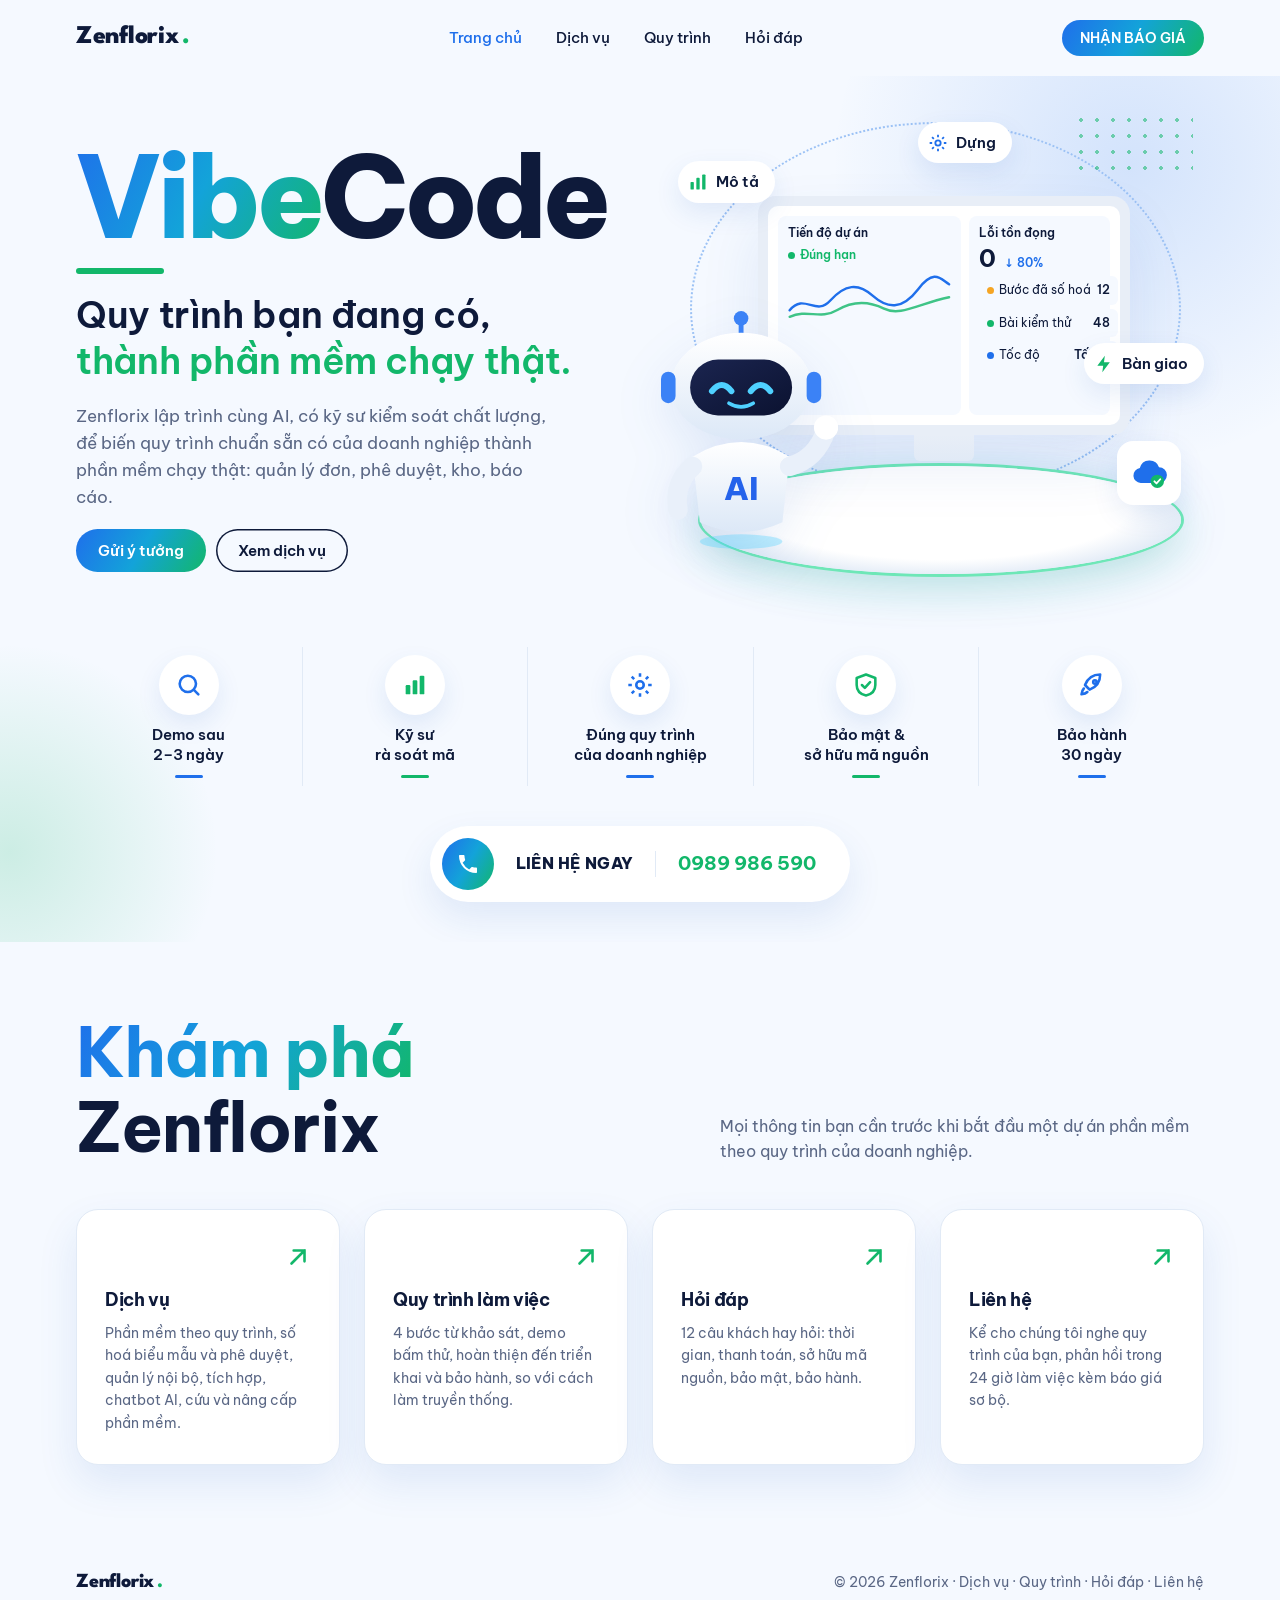
<file: index.html>
<!doctype html>
<html lang="vi">
<head>
<meta charset="utf-8">
<meta name="viewport" content="width=device-width, initial-scale=1, viewport-fit=cover">
<title>Zenflorix Vibe Code | Phần mềm theo quy trình doanh nghiệp</title>
<meta name="claude:viewport-fit-sides" content="cover">
<meta name="description" content="Zenflorix số hoá quy trình sẵn có của doanh nghiệp thành phần mềm chạy thật: quản lý nội bộ, phê duyệt, tích hợp, chatbot AI. Lập trình cùng AI, kỹ sư kiểm soát chất lượng.">
<meta name="robots" content="index, follow, max-image-preview:large">
<meta name="theme-color" content="#1F6FEB">
<link rel="canonical" href="https://io.zenflorix.com/">
<link rel="icon" href="data:image/svg+xml,%3Csvg xmlns='http://www.w3.org/2000/svg' viewBox='0 0 64 64'%3E%3Cdefs%3E%3ClinearGradient id='g' x1='0' y1='0' x2='1' y2='1'%3E%3Cstop offset='0' stop-color='%231F6FEB'/%3E%3Cstop offset='1' stop-color='%2312B76A'/%3E%3C/linearGradient%3E%3C/defs%3E%3Crect width='64' height='64' rx='14' fill='url(%23g)'/%3E%3Ctext x='32' y='46' font-family='Arial' font-weight='800' font-size='40' text-anchor='middle' fill='white'%3EZ%3C/text%3E%3C/svg%3E">
<meta property="og:type" content="website">
<meta property="og:locale" content="vi_VN">
<meta property="og:site_name" content="Zenflorix">
<meta property="og:title" content="Zenflorix Vibe Code | Phần mềm theo quy trình doanh nghiệp">
<meta property="og:description" content="Zenflorix số hoá quy trình sẵn có của doanh nghiệp thành phần mềm chạy thật: quản lý nội bộ, phê duyệt, tích hợp, chatbot AI. Lập trình cùng AI, kỹ sư kiểm soát chất lượng.">
<meta property="og:url" content="https://io.zenflorix.com/">
<meta property="og:image" content="https://io.zenflorix.com/zenflorix-logo.png">
<meta name="twitter:card" content="summary">
<meta name="twitter:title" content="Zenflorix Vibe Code | Phần mềm theo quy trình doanh nghiệp">
<meta name="twitter:description" content="Zenflorix số hoá quy trình sẵn có của doanh nghiệp thành phần mềm chạy thật: quản lý nội bộ, phê duyệt, tích hợp, chatbot AI. Lập trình cùng AI, kỹ sư kiểm soát chất lượng.">
<meta name="twitter:image" content="https://io.zenflorix.com/zenflorix-logo.png">
<script type="application/ld+json">{"@context": "https://schema.org", "@type": "Organization", "name": "Zenflorix", "legalName": "Công ty TNHH Zenflorix", "url": "https://io.zenflorix.com/", "logo": "https://io.zenflorix.com/zenflorix-logo.png", "email": "zenflorix@gmail.com", "telephone": "+84989986590", "address": {"@type": "PostalAddress", "addressLocality": "Hà Nội", "addressCountry": "VN"}, "contactPoint": {"@type": "ContactPoint", "contactType": "sales", "telephone": "+84989986590", "email": "zenflorix@gmail.com", "areaServed": "VN", "availableLanguage": "Vietnamese"}}</script>
<script type="application/ld+json">{"@context": "https://schema.org", "@type": "ProfessionalService", "name": "Zenflorix Vibe Code", "url": "https://io.zenflorix.com/", "image": "https://io.zenflorix.com/zenflorix-logo.png", "telephone": "+84989986590", "email": "zenflorix@gmail.com", "areaServed": "VN"}</script>
<script type="application/ld+json">{"@context": "https://schema.org", "@type": "WebSite", "name": "Zenflorix Vibe Code", "url": "https://io.zenflorix.com/", "inLanguage": "vi"}</script>
<link rel="preconnect" href="https://fonts.googleapis.com">
<link rel="preconnect" href="https://fonts.gstatic.com" crossorigin>
<link rel="stylesheet" href="https://fonts.googleapis.com/css2?family=Be+Vietnam+Pro:wght@400;500;600;700;800&family=League+Spartan:wght@800&display=swap">
<link rel="stylesheet" href="/style.css">
</head>
<body>
<header class="top">
  <div class="wrap">
    <a class="logo" href="/" aria-label="Zenflorix, về trang chủ">Zenflorix<span class="dot">.</span></a>
    <nav class="links" aria-label="Điều hướng chính">
      <a href="/" class="active" aria-current="page">Trang chủ</a>
      <a href="/dich-vu/">Dịch vụ</a>
      <a href="/quy-trinh/">Quy trình</a>
      <a href="/hoi-dap/">Hỏi đáp</a>
    </nav>
    <a class="btn btn-brand btn-sm" href="/lien-he/">NHẬN BÁO GIÁ</a>
  </div>
</header>
<main id="top">
  <section class="hero">
    <div class="wrap">
      <div class="hero-grid">
        <div class="hero-copy">
          <div class="mega"><span class="g">Vibe</span>Code</div>
          <span class="bar" aria-hidden="true"></span>
          <h1 class="sub"><span class="sr-only">Zenflorix Vibe Code: </span>Quy trình bạn đang có,<br><em>thành phần mềm chạy thật.</em></h1>
          <p>Zenflorix lập trình cùng AI, có kỹ sư kiểm soát chất lượng, để biến quy trình chuẩn sẵn có của doanh nghiệp thành phần mềm chạy thật: quản lý đơn, phê duyệt, kho, báo cáo.</p>
          <div class="cta"><a class="btn btn-brand" href="/lien-he/">Gửi ý tưởng</a><a class="btn btn-line" href="/dich-vu/">Xem dịch vụ</a></div>
        </div>

        <div class="stage" aria-label="Minh hoạ: bảng theo dõi dự án và trợ lý AI">
          <span class="orbit" aria-hidden="true"></span>
          <span class="dots" aria-hidden="true"></span>
          <span class="platform" aria-hidden="true"></span>
          <div class="monitor">
            <div class="screen">
              <div class="panel">
                <b>Tiến độ dự án</b>
                <span class="ok-dot">Đúng hạn</span>
                <svg viewBox="0 0 200 70" fill="none" aria-hidden="true"><path d="M2 52 C 20 30, 34 60, 52 40 S 86 18, 104 34 S 140 52, 160 26 S 188 14, 198 20" stroke="var(--blue)" stroke-width="3" stroke-linecap="round"/><path d="M2 60 C 24 50, 40 64, 60 52 S 98 40, 118 50 S 160 44, 198 36" stroke="var(--green)" stroke-width="3" stroke-linecap="round" opacity=".8"/></svg>
              </div>
              <div class="panel">
                <b>Lỗi tồn đọng</b>
                <div class="big-num"><strong>0</strong><span>↓ 80%</span></div>
                <div class="rows">
                  <div><span><i style="background:var(--warn)"></i>Bước đã số hoá</span><b>12</b></div>
                  <div><span><i style="background:var(--green)"></i>Bài kiểm thử</span><b>48</b></div>
                  <div><span><i style="background:var(--blue)"></i>Tốc độ</span><b>Tối ưu</b></div>
                </div>
              </div>
            </div>
          </div>
          <span class="pill p1"><svg viewBox="0 0 24 24" fill="currentColor"><rect x="3" y="12" width="4" height="9" rx="1"/><rect x="10" y="7" width="4" height="14" rx="1"/><rect x="17" y="3" width="4" height="18" rx="1"/></svg>Mô tả</span>
          <span class="pill p2"><svg viewBox="0 0 24 24" fill="none" stroke="currentColor" stroke-width="2.2"><circle cx="12" cy="12" r="3.2"/><path d="M12 2v3M12 19v3M2 12h3M19 12h3M4.9 4.9l2.1 2.1M17 17l2.1 2.1M4.9 19.1 7 17M17 7l2.1-2.1"/></svg>Dựng</span>
          <span class="pill p3"><svg viewBox="0 0 24 24" fill="currentColor"><path d="M13 2 4 14h7l-1 8 9-12h-7z"/></svg>Bàn giao</span>
          <span class="cloud" aria-hidden="true"><svg viewBox="0 0 48 48"><path d="M14 36a9 9 0 0 1-1-17.9A12 12 0 0 1 36 17a8 8 0 0 1 0 19z" fill="var(--blue)"/><circle cx="34" cy="34" r="8" fill="var(--green)"/><path d="m30.5 34 2.5 2.5 4.5-5" stroke="#fff" stroke-width="2.2" fill="none" stroke-linecap="round" stroke-linejoin="round"/></svg></span>
          <svg class="robot" viewBox="0 0 160 200" aria-hidden="true">
            <defs>
              <linearGradient id="rb" x1="0" y1="0" x2="0" y2="1"><stop offset="0" stop-color="#FFFFFF"/><stop offset="1" stop-color="#DCE8F7"/></linearGradient>
              <linearGradient id="rv" x1="0" y1="0" x2="1" y2="1"><stop offset="0" stop-color="#1B2550"/><stop offset="1" stop-color="#0B1230"/></linearGradient>
            </defs>
            <line x1="80" y1="22" x2="80" y2="6" stroke="#3B82F6" stroke-width="4" stroke-linecap="round"/>
            <circle cx="80" cy="6" r="6" fill="#3B82F6"/>
            <ellipse cx="80" cy="62" rx="58" ry="44" fill="url(#rb)"/>
            <rect x="14" y="50" width="12" height="26" rx="6" fill="#3B82F6"/>
            <rect x="134" y="50" width="12" height="26" rx="6" fill="#3B82F6"/>
            <rect x="38" y="40" width="84" height="46" rx="23" fill="url(#rv)"/>
            <path d="M56 66 q8 -10 16 0" stroke="#4FD1FF" stroke-width="5" fill="none" stroke-linecap="round"/>
            <path d="M88 66 q8 -10 16 0" stroke="#4FD1FF" stroke-width="5" fill="none" stroke-linecap="round"/>
            <path d="M70 76 q10 6 20 0" stroke="#4FD1FF" stroke-width="3" fill="none" stroke-linecap="round"/>
            <path d="M40 120 q40 -24 80 0 l-6 54 q-34 16 -68 0z" fill="url(#rb)"/>
            <text x="80" y="156" text-anchor="middle" font-family="Be Vietnam Pro, sans-serif" font-weight="800" font-size="26" fill="#2563EB">AI</text>
            <path d="M120 128 q22 -6 30 -30" stroke="#E9F0FA" stroke-width="16" fill="none" stroke-linecap="round"/>
            <circle cx="150" cy="96" r="10" fill="#FFFFFF"/>
            <path d="M40 128 q-16 14 -12 36" stroke="#E9F0FA" stroke-width="16" fill="none" stroke-linecap="round"/>
            <ellipse cx="80" cy="190" rx="34" ry="6" fill="#4FD1FF" opacity=".35"/>
          </svg>
        </div>
      </div>

      <div class="features">
        <div class="feat"><span class="ic"><svg viewBox="0 0 24 24" fill="none" stroke="currentColor" stroke-width="2.2" stroke-linecap="round"><circle cx="11" cy="11" r="7"/><path d="m20 20-4-4"/></svg></span><b>Demo sau<br>2–3 ngày</b></div>
        <div class="feat"><span class="ic"><svg viewBox="0 0 24 24" fill="currentColor"><rect x="4" y="12" width="4" height="8" rx="1"/><rect x="10" y="8" width="4" height="12" rx="1"/><rect x="16" y="4" width="4" height="16" rx="1"/></svg></span><b>Kỹ sư<br>rà soát mã</b></div>
        <div class="feat"><span class="ic"><svg viewBox="0 0 24 24" fill="none" stroke="currentColor" stroke-width="2.2"><circle cx="12" cy="12" r="3.2"/><path d="M12 2v3M12 19v3M2 12h3M19 12h3M4.9 4.9l2.1 2.1M17 17l2.1 2.1M4.9 19.1 7 17M17 7l2.1-2.1"/></svg></span><b>Đúng quy trình<br>của doanh nghiệp</b></div>
        <div class="feat"><span class="ic"><svg viewBox="0 0 24 24" fill="none" stroke="currentColor" stroke-width="2.2" stroke-linejoin="round" stroke-linecap="round"><path d="M12 3 4 6v6c0 5 3.5 8 8 9 4.5-1 8-4 8-9V6z"/><path d="m8.5 12 2.5 2.5 4.5-5"/></svg></span><b>Bảo mật &<br>sở hữu mã nguồn</b></div>
        <div class="feat"><span class="ic"><svg viewBox="0 0 24 24" fill="none" stroke="currentColor" stroke-width="2.2" stroke-linejoin="round" stroke-linecap="round"><path d="M5 15c-1.5 1.5-2 5-2 5s3.5-.5 5-2"/><path d="M9 15 6 12c2-5 6-9 13-9 0 7-4 11-9 13z"/><circle cx="14.5" cy="9.5" r="1.5"/></svg></span><b>Bảo hành<br>30 ngày</b></div>
      </div>

      <a class="call" href="/lien-he/"><span class="phone-ic"><svg viewBox="0 0 24 24" fill="currentColor"><path d="M6.6 10.8a15.2 15.2 0 0 0 6.6 6.6l2.2-2.2c.3-.3.7-.4 1-.2 1.1.4 2.3.6 3.6.6.6 0 1 .4 1 1V20c0 .6-.4 1-1 1A17 17 0 0 1 3 4c0-.6.4-1 1-1h3.5c.6 0 1 .4 1 1 0 1.3.2 2.5.6 3.6.1.3 0 .7-.2 1z"/></svg></span><strong>Liên hệ ngay</strong><span class="sep" aria-hidden="true"></span><span class="num">0989 986 590</span></a>
    </div>
  </section>

  <section aria-labelledby="kham-pha-h">
    <div class="wrap">
      <div class="head-row">
        <h2 id="kham-pha-h" class="big"><span class="o">Khám phá</span><br>Zenflorix</h2>
        <p>Mọi thông tin bạn cần trước khi bắt đầu một dự án phần mềm theo quy trình của doanh nghiệp.</p>
      </div>
      <div class="svc-more">
        <a class="folder svc" href="/dich-vu/"><svg class="arrow" viewBox="0 0 24 24" fill="none" stroke="currentColor" stroke-width="2.4" stroke-linecap="round"><path d="M6 18 18 6M8 6h10v10"/></svg><h3>Dịch vụ</h3><p>Phần mềm theo quy trình, số hoá biểu mẫu và phê duyệt, quản lý nội bộ, tích hợp, chatbot AI, cứu và nâng cấp phần mềm.</p></a>
        <a class="folder svc" href="/quy-trinh/"><svg class="arrow" viewBox="0 0 24 24" fill="none" stroke="currentColor" stroke-width="2.4" stroke-linecap="round"><path d="M6 18 18 6M8 6h10v10"/></svg><h3>Quy trình làm việc</h3><p>4 bước từ khảo sát, demo bấm thử, hoàn thiện đến triển khai và bảo hành, so với cách làm truyền thống.</p></a>
        <a class="folder svc" href="/hoi-dap/"><svg class="arrow" viewBox="0 0 24 24" fill="none" stroke="currentColor" stroke-width="2.4" stroke-linecap="round"><path d="M6 18 18 6M8 6h10v10"/></svg><h3>Hỏi đáp</h3><p>12 câu khách hay hỏi: thời gian, thanh toán, sở hữu mã nguồn, bảo mật, bảo hành.</p></a>
        <a class="folder svc" href="/lien-he/"><svg class="arrow" viewBox="0 0 24 24" fill="none" stroke="currentColor" stroke-width="2.4" stroke-linecap="round"><path d="M6 18 18 6M8 6h10v10"/></svg><h3>Liên hệ</h3><p>Kể cho chúng tôi nghe quy trình của bạn, phản hồi trong 24 giờ làm việc kèm báo giá sơ bộ.</p></a>
      </div>
    </div>
  </section>
</main>

<footer>
  <div class="wrap">
    <span class="logo">Zenflorix<span class="dot">.</span></span>
    <span>© 2026 Zenflorix · <a href="/dich-vu/">Dịch vụ</a> · <a href="/quy-trinh/">Quy trình</a> · <a href="/hoi-dap/">Hỏi đáp</a> · <a href="/lien-he/">Liên hệ</a></span>
  </div>
</footer>
</body>
</html>
</file>
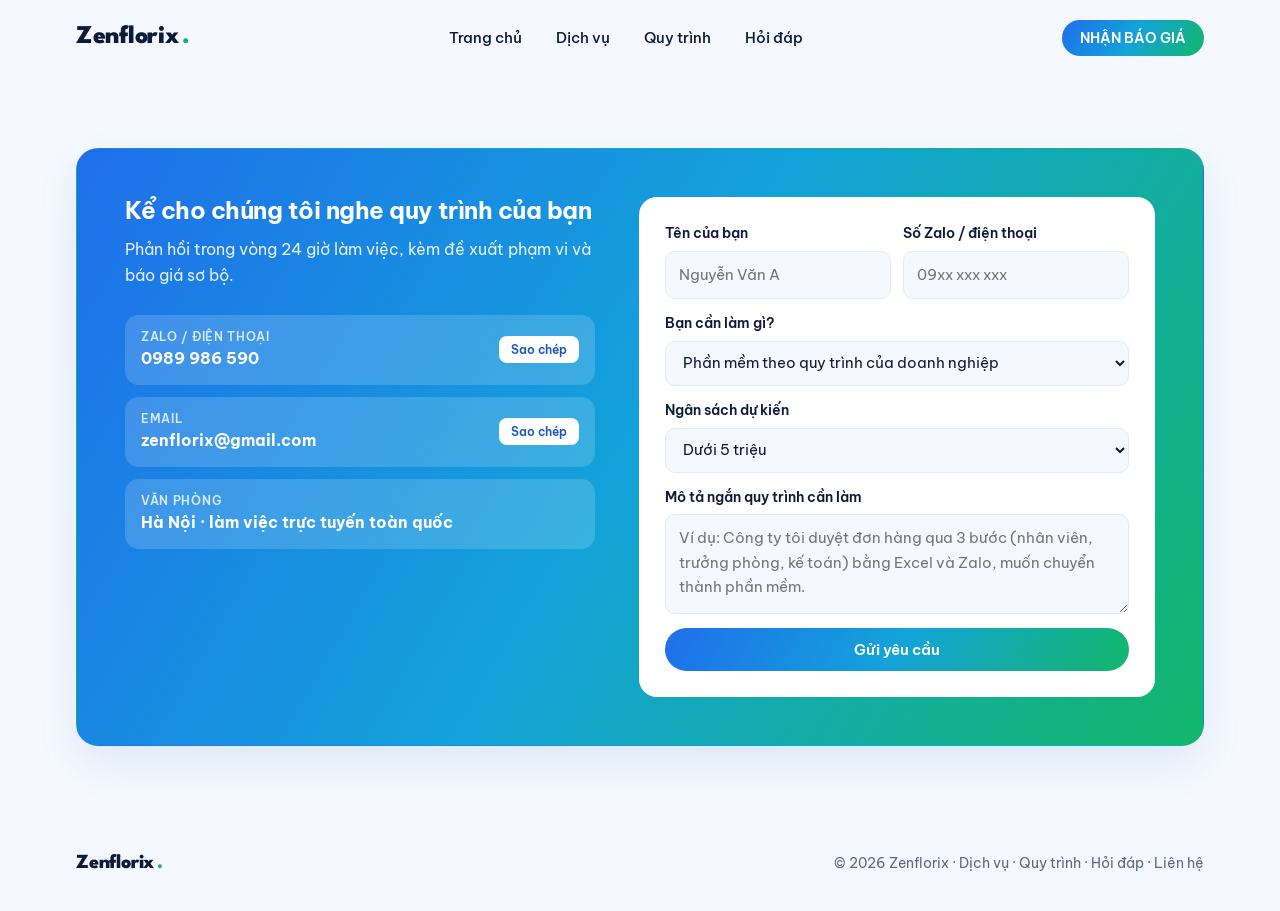
<file: bang-gia/index.html>
<!doctype html>
<html lang="vi">
<head>
<meta charset="utf-8">
<meta name="viewport" content="width=device-width, initial-scale=1">
<title>Liên hệ để được tư vấn và báo giá | Zenflorix</title>
<meta name="robots" content="noindex, follow">
<link rel="canonical" href="https://io.zenflorix.com/lien-he/">
<meta http-equiv="refresh" content="0; url=/lien-he/">
</head>
<body>
<p>Trang này đã chuyển. <a href="/lien-he/">Liên hệ Zenflorix để được tư vấn và báo giá</a>.</p>
</body>
</html>
</file>
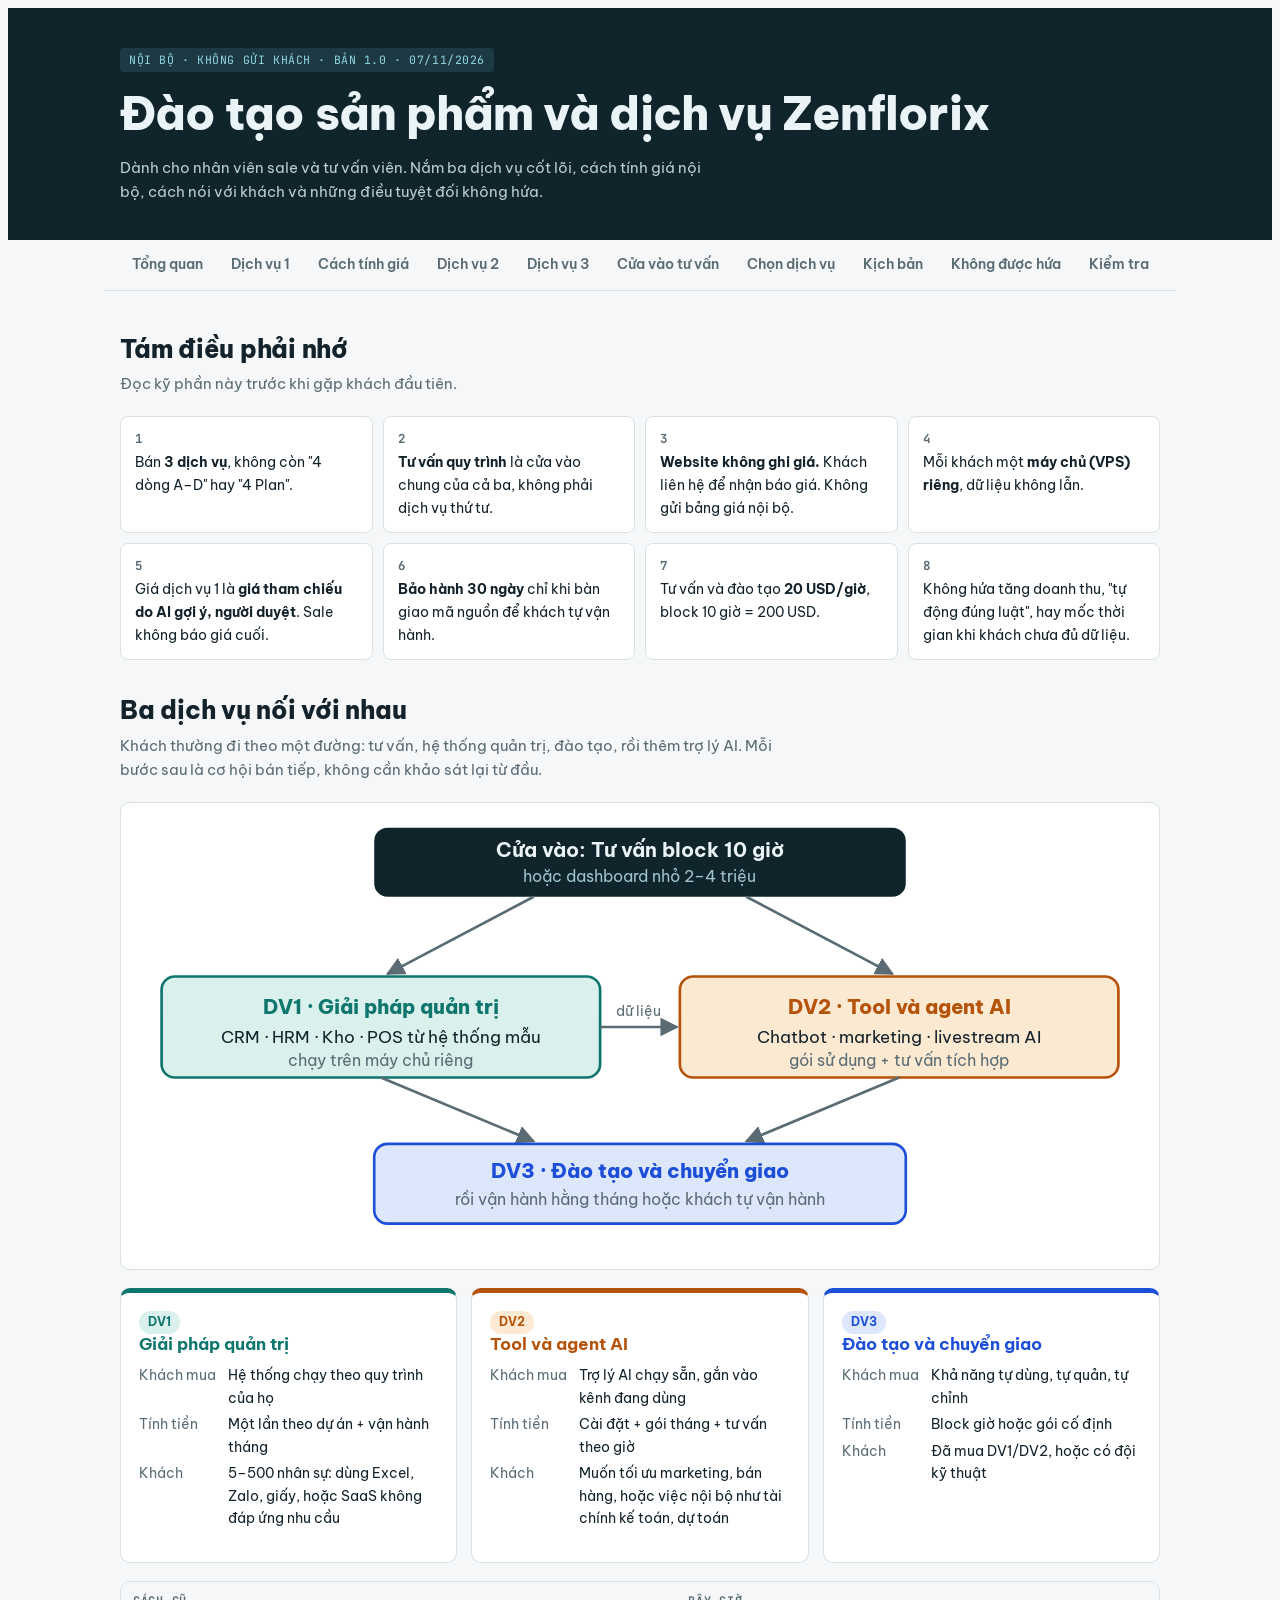
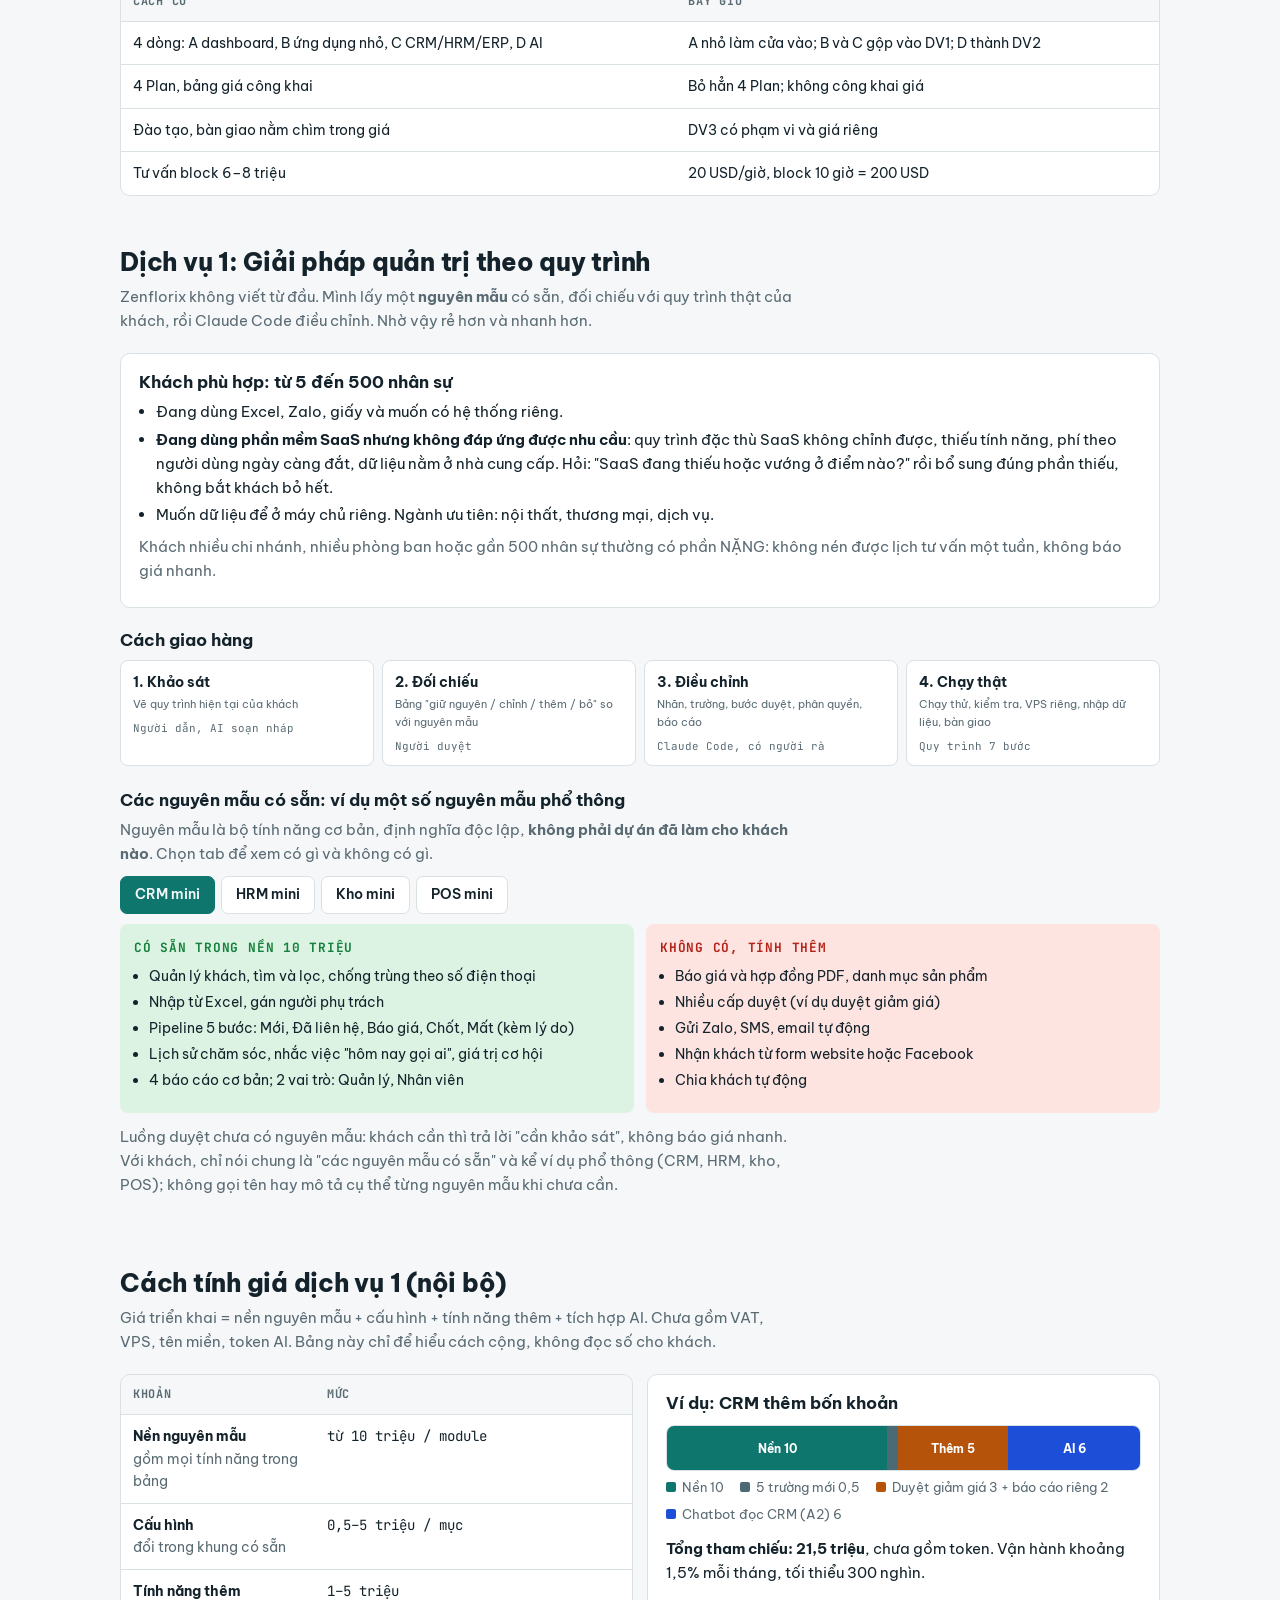
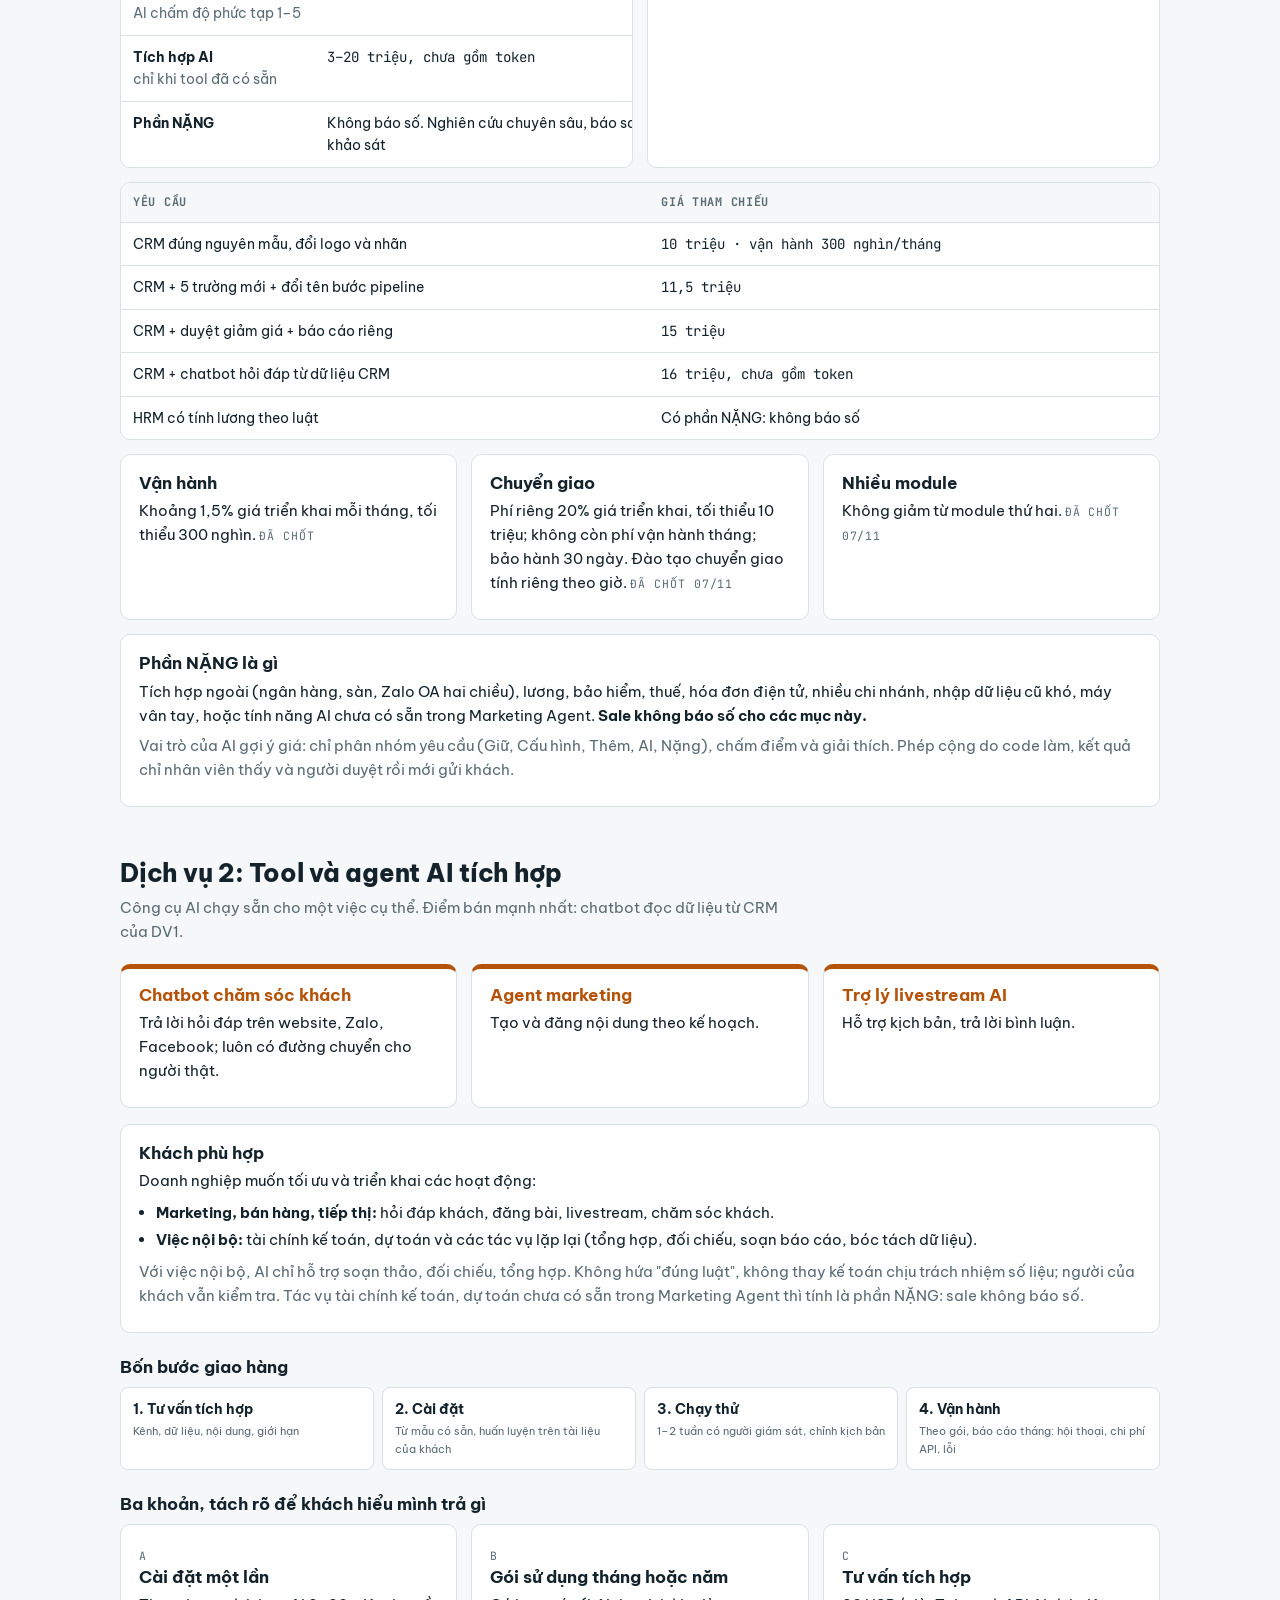
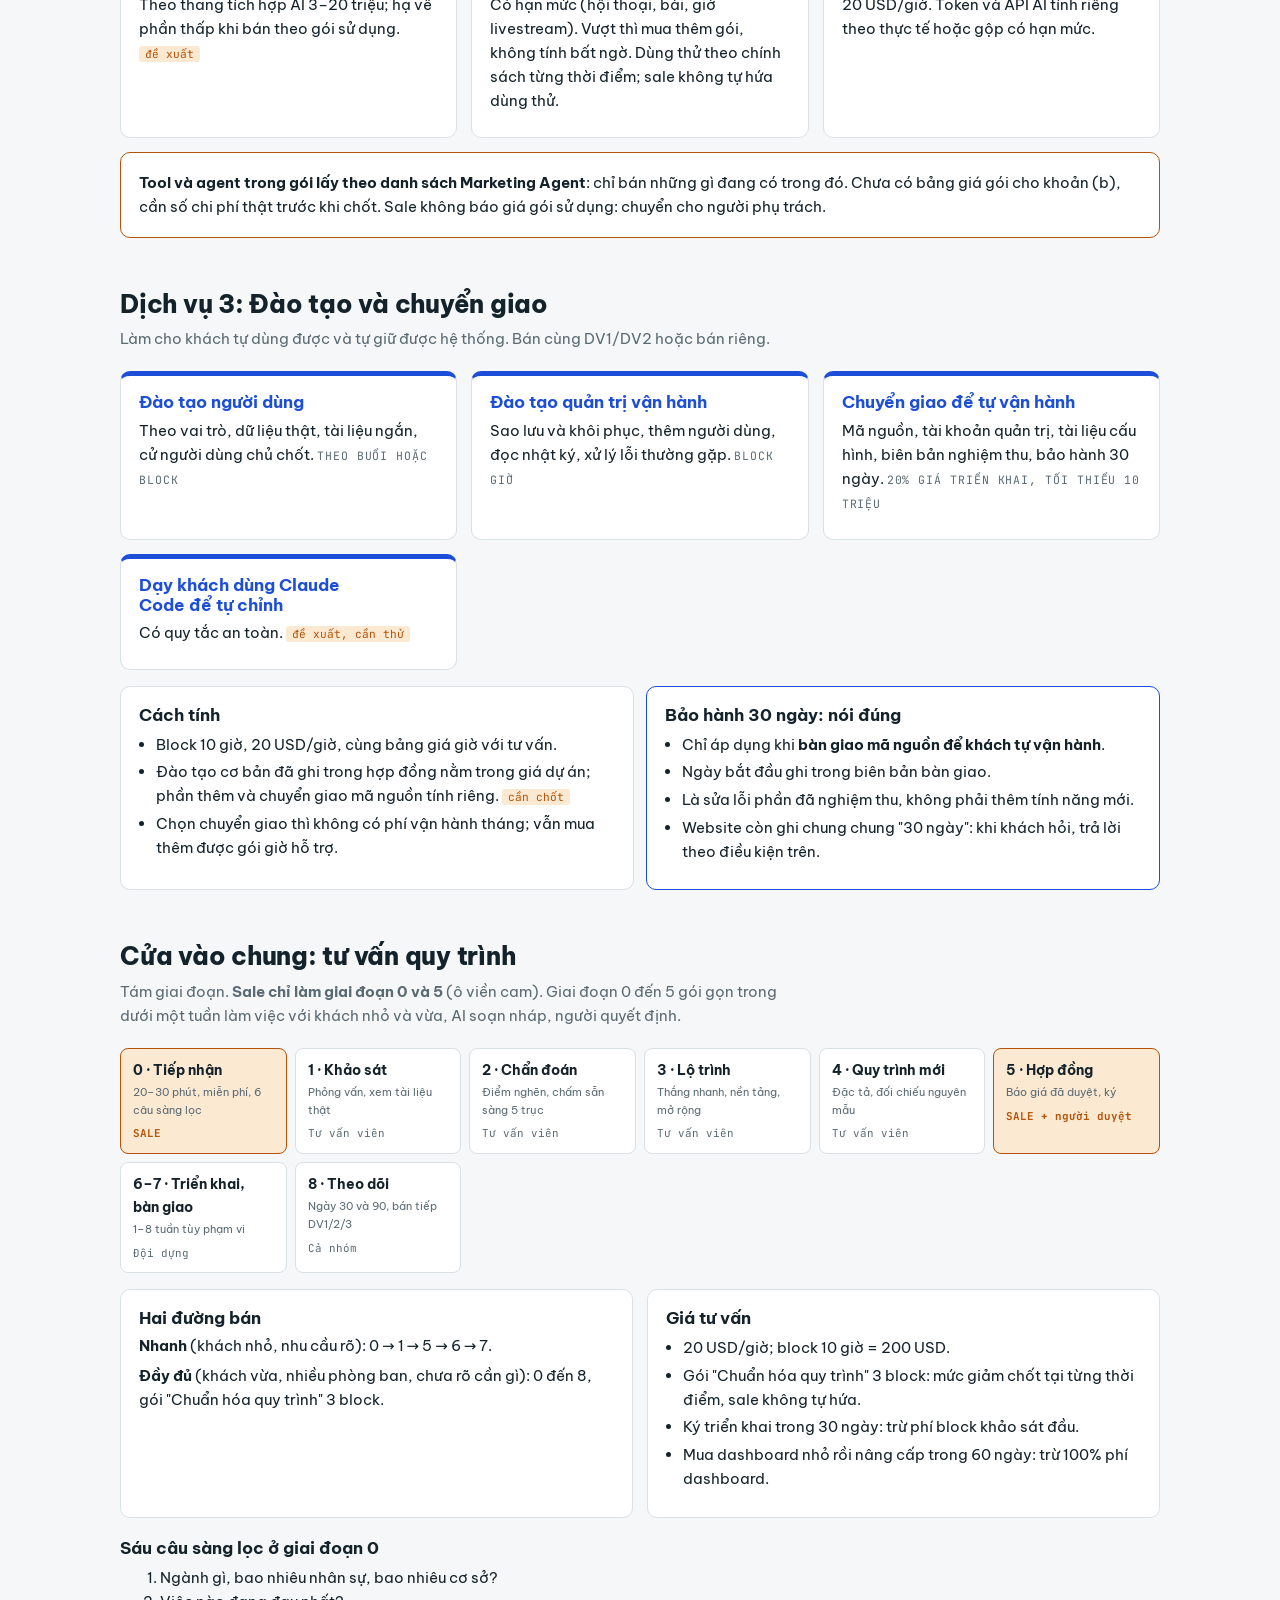
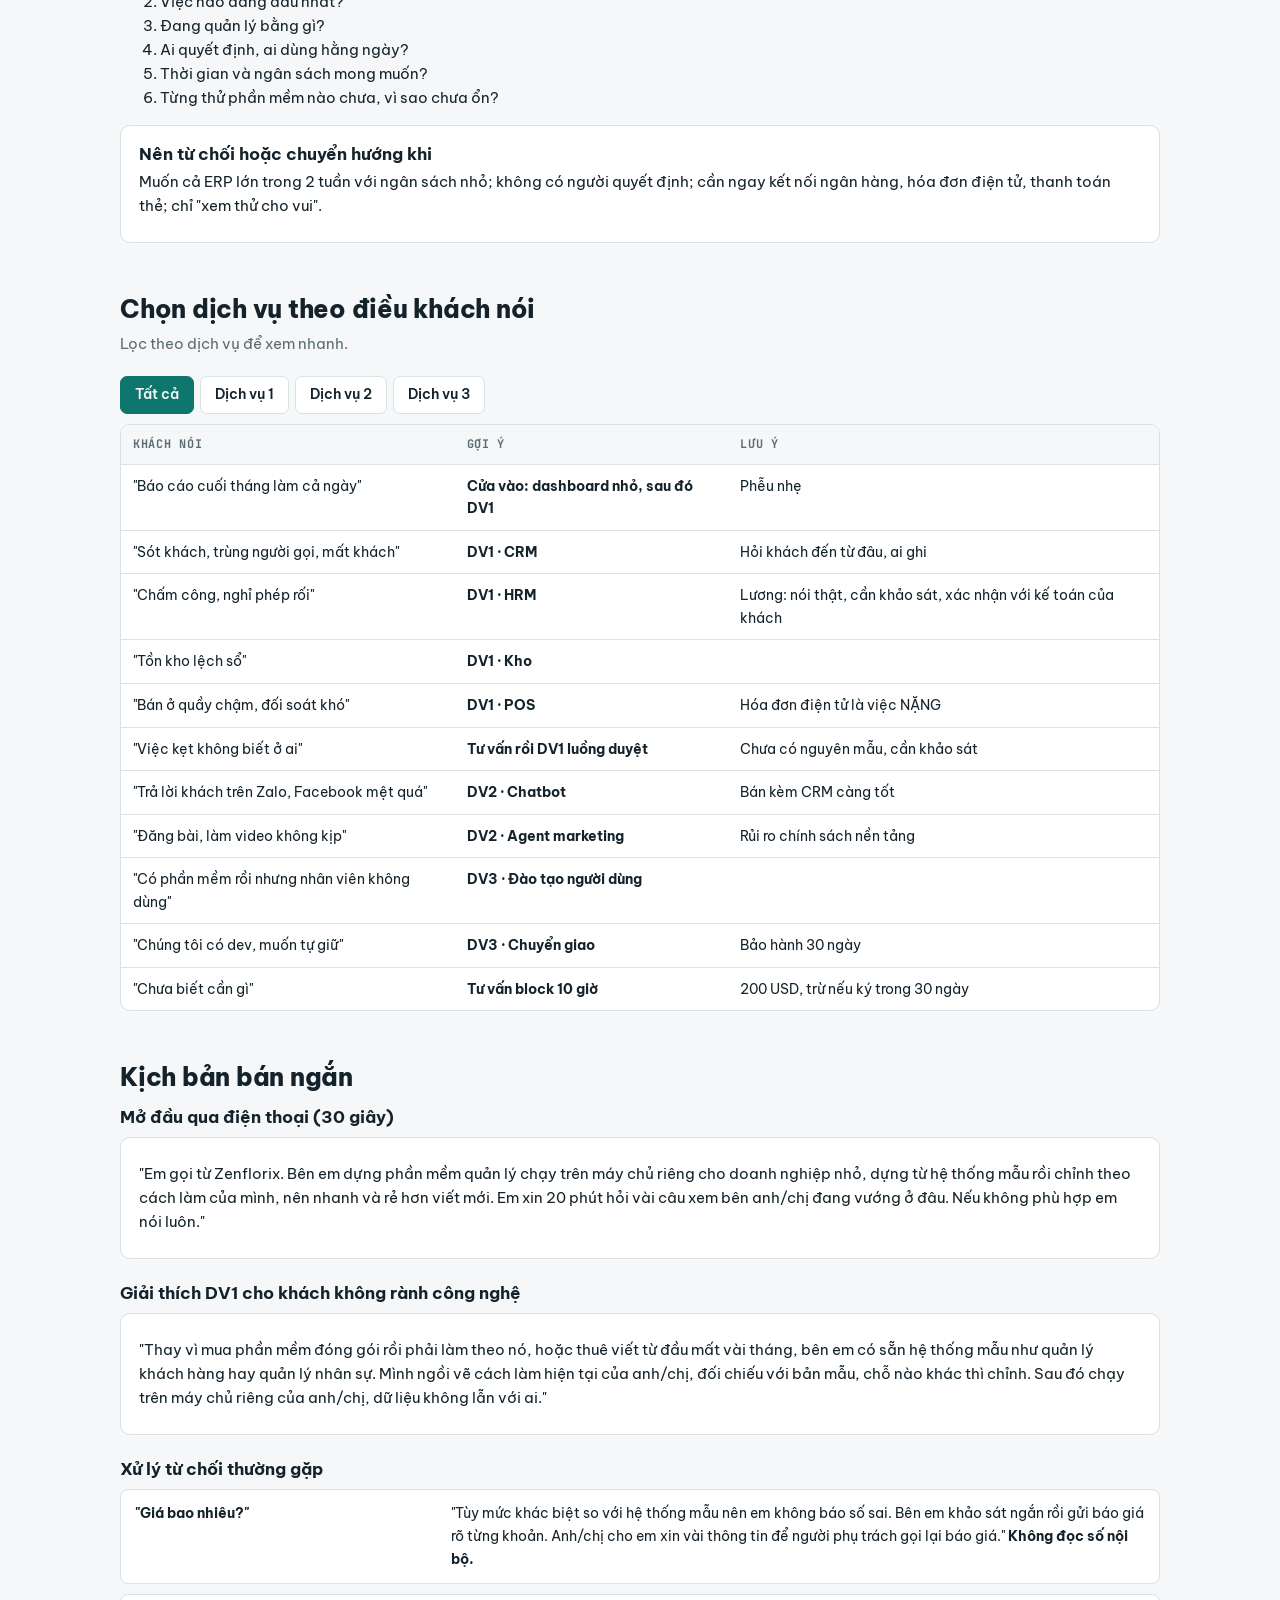
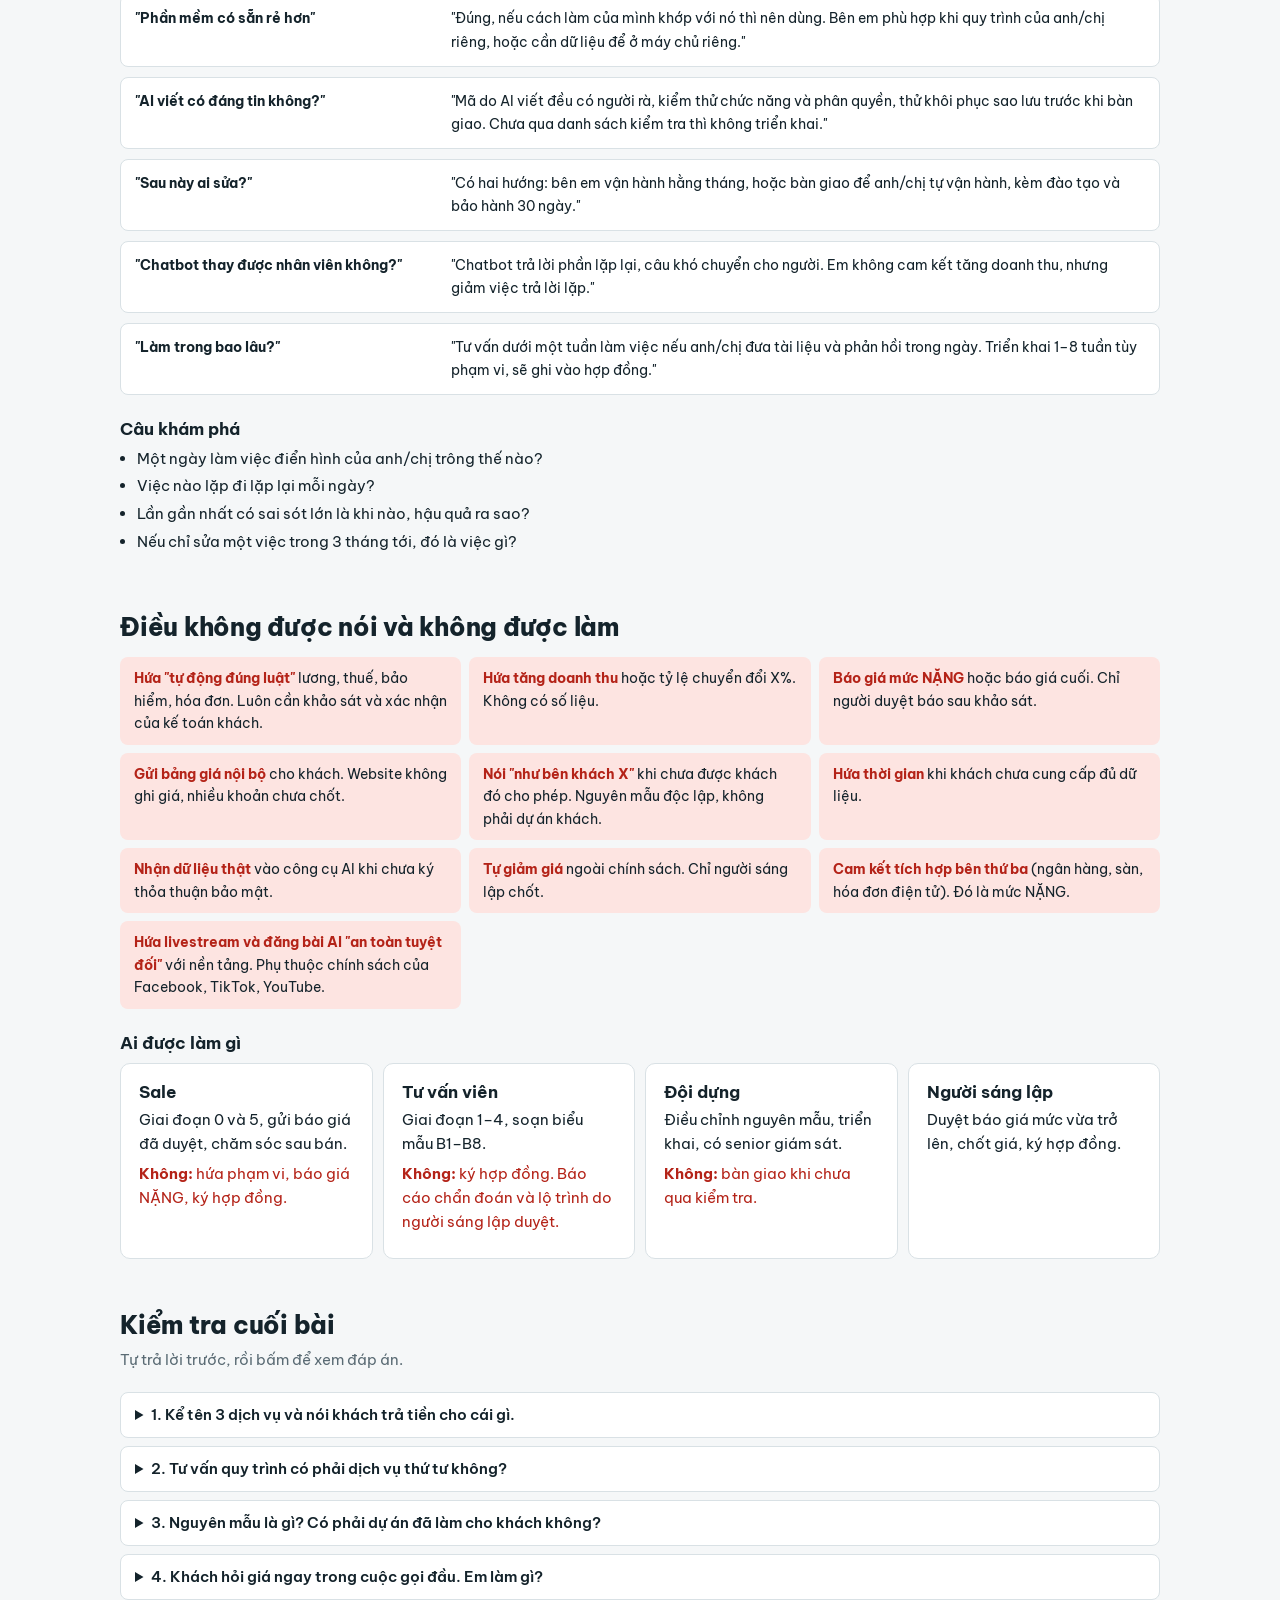
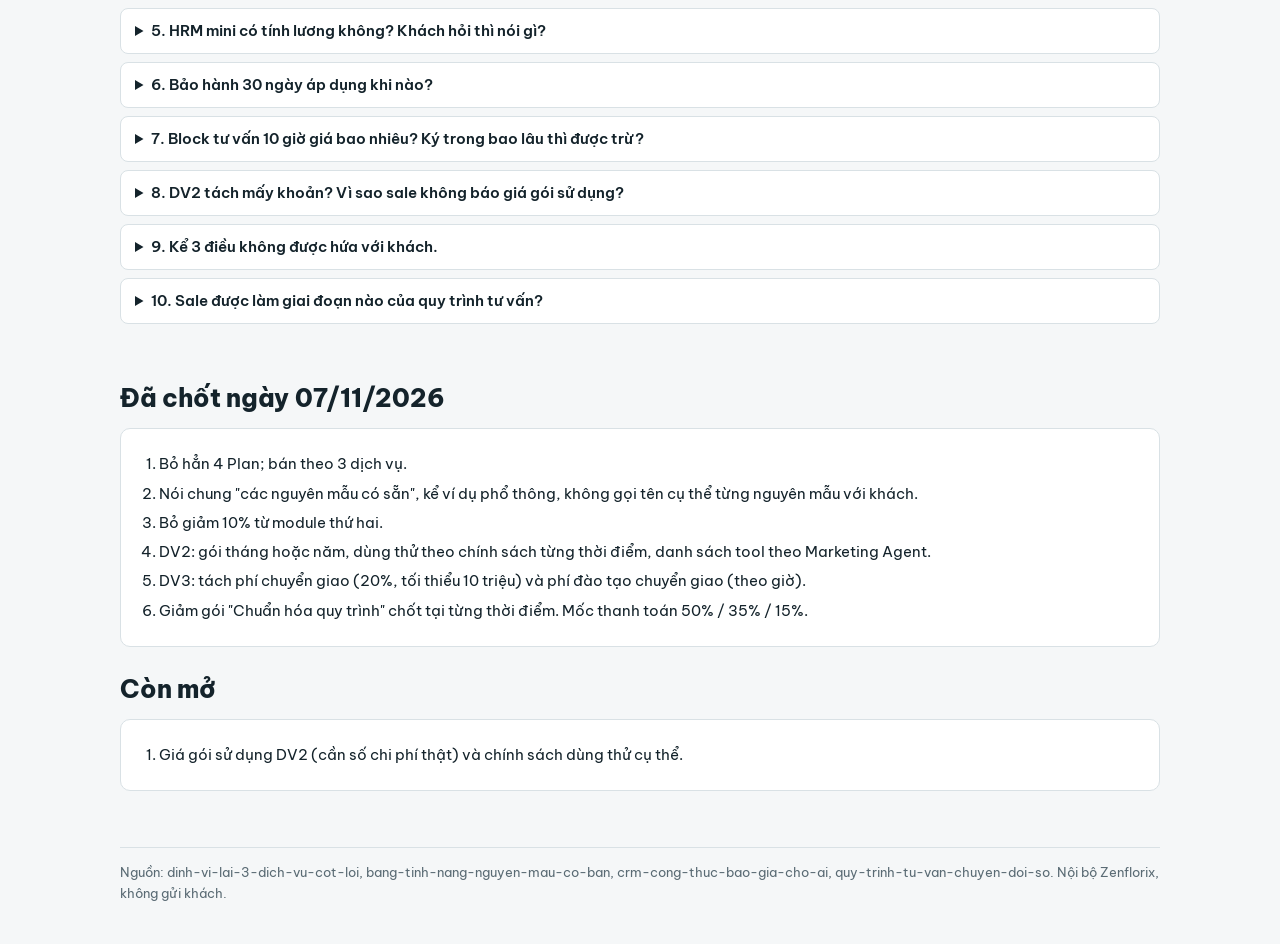
<file: dao-tao/index.html>
<!doctype html>
<html lang="vi">
<head>
<meta charset="utf-8">
<meta name="viewport" content="width=device-width, initial-scale=1, viewport-fit=cover">
<meta name="robots" content="noindex, nofollow, noarchive">
<link rel="canonical" href="https://io.zenflorix.com/dao-tao/">
<title>Đào tạo 3 dịch vụ Zenflorix</title>
<meta name="claude:viewport-fit-sides" content="cover">
<link rel="stylesheet" href="https://fonts.googleapis.com/css2?family=Be+Vietnam+Pro:wght@400;500;600;700;800&family=JetBrains+Mono:wght@500&display=swap">
<style>
/* Layout: dải điều hướng cố định, mỗi mục là một băng nội dung; sơ đồ ba dịch vụ làm trọng tâm */
:root{
  --bg:#f5f7f8; --surface:#ffffff; --fg:#14232b; --muted:#5a6b74; --line:#d9e1e5;
  --dv1:#0f766e; --dv1-soft:#d9f0ed;
  --dv2:#b45309; --dv2-soft:#fbe9d2;
  --dv3:#1d4ed8; --dv3-soft:#dde7fb;
  --ok:#15803d; --ok-soft:#dcf3e3; --no:#b42318; --no-soft:#fde4e1;
  --ink:#10242c; --ink-fg:#eaf3f5;
  --f-body:'Be Vietnam Pro',system-ui,sans-serif; --f-mono:'JetBrains Mono',ui-monospace,monospace;
}
@media (prefers-color-scheme:dark){:root:not([data-theme="light"]){
  --bg:#0e171b; --surface:#16232a; --fg:#e6eff2; --muted:#93a6af; --line:#2a3b44;
  --dv1:#5fd0c3; --dv1-soft:#12332f;
  --dv2:#f0b265; --dv2-soft:#3a2a12;
  --dv3:#8fb0ff; --dv3-soft:#1a2748;
  --ok:#6fd48e; --ok-soft:#14301f; --no:#ff9b8f; --no-soft:#3b1a17;
  --ink:#08110d; --ink-fg:#eaf3f5; color-scheme:dark}}
:root[data-theme="dark"]{
  --bg:#0e171b; --surface:#16232a; --fg:#e6eff2; --muted:#93a6af; --line:#2a3b44;
  --dv1:#5fd0c3; --dv1-soft:#12332f;
  --dv2:#f0b265; --dv2-soft:#3a2a12;
  --dv3:#8fb0ff; --dv3-soft:#1a2748;
  --ok:#6fd48e; --ok-soft:#14301f; --no:#ff9b8f; --no-soft:#3b1a17;
  --ink:#08110d; --ink-fg:#eaf3f5; color-scheme:dark}
*{box-sizing:border-box}
body{background:var(--bg);color:var(--fg);font-family:var(--f-body);font-size:15px;line-height:1.6;
  padding-left:max(16px,env(safe-area-inset-left,0px));padding-right:max(16px,env(safe-area-inset-right,0px));padding-block:0}
.wrap{max-width:1040px;margin:0 auto}
h1,h2,h3{line-height:1.2;text-wrap:balance;margin:0}
h2{font-size:1.55rem;font-weight:800;letter-spacing:-.01em}
h3{font-size:1.05rem;font-weight:700}
p{margin:.4em 0}
.lbl{font-family:var(--f-mono);font-size:.72rem;letter-spacing:.08em;text-transform:uppercase;color:var(--muted)}
nav{position:sticky;top:env(safe-area-inset-top,0px);z-index:5;background:var(--bg);border-bottom:1px solid var(--line);
  display:flex;gap:4px;overflow-x:auto;padding:8px 0;margin:0 calc(-1*max(16px,env(safe-area-inset-left,0px)));padding-left:max(16px,env(safe-area-inset-left,0px))}
nav a{white-space:nowrap;text-decoration:none;color:var(--muted);font-weight:600;font-size:.85rem;padding:6px 12px;border-radius:999px}
nav a:hover,nav a:focus-visible{background:var(--surface);color:var(--fg);outline:2px solid var(--line)}
body::before{content:"";position:fixed;inset:0 0 auto;height:env(safe-area-inset-top,0px);z-index:10;background:var(--bg)}
.hero{background:var(--ink);color:var(--ink-fg);margin:0 calc(-1*max(16px,env(safe-area-inset-left,0px)));padding:40px max(16px,env(safe-area-inset-left,0px)) 36px}
.hero .wrap{display:grid;gap:14px}
.hero h1{font-size:clamp(1.8rem,5vw,2.9rem);font-weight:800;letter-spacing:-.02em}
.hero p{max-width:60ch;color:#b8cdd4;margin:0}
.badge{display:inline-block;font-family:var(--f-mono);font-size:.72rem;padding:3px 9px;border-radius:4px;background:#1d3a44;color:#8fd6e0;letter-spacing:.05em;width:max-content}
section{padding:44px 0 8px;scroll-margin-top:52px}
.sub{color:var(--muted);max-width:68ch;margin:.5em 0 20px}
.grid{display:grid;gap:14px}
.g3{grid-template-columns:repeat(auto-fit,minmax(260px,1fr))}
.g2{grid-template-columns:repeat(auto-fit,minmax(300px,1fr))}
.card{background:var(--surface);border:1px solid var(--line);border-radius:10px;padding:18px;min-width:0}
.rules{display:grid;grid-template-columns:repeat(auto-fit,minmax(230px,1fr));gap:10px;counter-reset:r}
.rule{background:var(--surface);border:1px solid var(--line);border-radius:8px;padding:12px 14px;font-size:.9rem;min-width:0}
.rule b{display:block;font-size:.78rem;font-family:var(--f-mono);color:var(--muted);margin-bottom:2px}
/* diagram */
.diagram{background:var(--surface);border:1px solid var(--line);border-radius:10px;padding:14px;overflow-x:auto}
.diagram svg{display:block;min-width:640px;width:100%;height:auto}
.diagram text{font-family:var(--f-body);fill:var(--fg)}
.diagram .m{fill:var(--muted)}
/* service cards */
.svc{border-top:5px solid var(--c);padding-top:16px}
.svc h3{color:var(--c)}
.tag{display:inline-block;font-size:.74rem;font-weight:700;padding:2px 9px;border-radius:999px;background:var(--cs);color:var(--c)}
.dv1{--c:var(--dv1);--cs:var(--dv1-soft)} .dv2{--c:var(--dv2);--cs:var(--dv2-soft)} .dv3{--c:var(--dv3);--cs:var(--dv3-soft)}
ul.t{margin:.5em 0;padding-left:1.1em} ul.t li{margin:.25em 0}
.kv{display:grid;grid-template-columns:auto 1fr;gap:4px 12px;font-size:.88rem;margin-top:10px}
.kv dt{color:var(--muted)} .kv dd{margin:0;min-width:0}
.pend{font-family:var(--f-mono);font-size:.7rem;background:var(--dv2-soft);color:var(--dv2);padding:1px 6px;border-radius:3px;white-space:nowrap}
/* tabs for prototypes */
.tabs{display:flex;gap:6px;flex-wrap:wrap;margin-bottom:10px}
.tabs button{font:inherit;font-weight:600;font-size:.85rem;padding:7px 14px;border-radius:7px;border:1px solid var(--line);background:var(--surface);color:var(--fg);cursor:pointer}
.tabs button[aria-selected="true"]{background:var(--dv1);color:var(--bg);border-color:var(--dv1)}
.tabs button:focus-visible{outline:2px solid var(--dv1);outline-offset:2px}
.two{display:grid;grid-template-columns:repeat(auto-fit,minmax(260px,1fr));gap:12px}
.has,.hasnt{border-radius:8px;padding:14px;font-size:.88rem;min-width:0}
.has{background:var(--ok-soft)} .hasnt{background:var(--no-soft)}
.has h4,.hasnt h4{margin:0 0 4px;font-size:.8rem;font-family:var(--f-mono);text-transform:uppercase;letter-spacing:.06em}
.has h4{color:var(--ok)} .hasnt h4{color:var(--no)}
/* price bar */
.bar{display:flex;height:46px;border-radius:8px;overflow:hidden;border:1px solid var(--line);margin:12px 0 6px}
.bar span{display:flex;align-items:center;justify-content:center;font-size:.76rem;font-weight:700;color:#fff;min-width:0;overflow:hidden;white-space:nowrap}
.b1{background:#0f766e}.b2{background:#4b6a76}.b3{background:#b45309}.b4{background:#1d4ed8}
.leg{display:flex;flex-wrap:wrap;gap:6px 16px;font-size:.82rem;color:var(--muted)}
.leg i{display:inline-block;width:10px;height:10px;border-radius:2px;margin-right:6px}
.tablewrap{overflow-x:auto;border:1px solid var(--line);border-radius:10px;background:var(--surface)}
table{border-collapse:collapse;width:100%;min-width:560px;font-size:.88rem}
th,td{text-align:left;padding:10px 12px;border-bottom:1px solid var(--line);vertical-align:top}
th{font-size:.74rem;font-family:var(--f-mono);text-transform:uppercase;letter-spacing:.06em;color:var(--muted);background:var(--bg)}
tr:last-child td{border-bottom:0}
td.n{font-family:var(--f-mono);white-space:nowrap}
/* phases */
.phases{display:grid;grid-template-columns:repeat(auto-fit,minmax(150px,1fr));gap:8px}
.ph{background:var(--surface);border:1px solid var(--line);border-radius:8px;padding:10px 12px;font-size:.84rem;position:relative;min-width:0}
.ph b{display:block;font-size:.9rem}
.ph small{display:block;color:var(--muted);margin-top:2px}
.ph.sale{border-color:var(--dv2);background:var(--dv2-soft)}
.ph .who{font-family:var(--f-mono);font-size:.68rem;color:var(--muted);margin-top:6px;display:block}
.ph.sale .who{color:var(--dv2);font-weight:700}
.key{display:flex;gap:8px;align-items:center;font-size:.82rem;color:var(--muted);margin-top:8px}
.key i{width:14px;height:14px;border-radius:3px;background:var(--dv2-soft);border:1px solid var(--dv2);display:inline-block}
/* say / not say */
.say{display:grid;gap:10px}
.line{display:grid;grid-template-columns:minmax(120px,.7fr) 1.6fr;gap:12px;background:var(--surface);border:1px solid var(--line);border-radius:8px;padding:12px 14px}
.line q{quotes:none;font-weight:700;font-size:.9rem}
.line p{margin:0;font-size:.9rem}
@media(max-width:560px){.line{grid-template-columns:1fr}}
.donot{display:grid;grid-template-columns:repeat(auto-fit,minmax(280px,1fr));gap:8px}
.dn{background:var(--no-soft);border-radius:8px;padding:10px 14px;font-size:.88rem}
.dn b{color:var(--no)}
details{background:var(--surface);border:1px solid var(--line);border-radius:8px;padding:10px 14px;margin-bottom:8px}
summary{cursor:pointer;font-weight:600}
summary:focus-visible{outline:2px solid var(--dv3);outline-offset:3px}
details p{color:var(--muted);margin:.5em 0 .2em;font-size:.9rem}
.roles{display:grid;grid-template-columns:repeat(auto-fit,minmax(220px,1fr));gap:10px}
.open ol{margin:0;padding-left:1.3em} .open li{margin:.35em 0}
footer{margin:48px 0 40px;color:var(--muted);font-size:.82rem;border-top:1px solid var(--line);padding-top:14px}
code{font-family:var(--f-mono);font-size:.82em;background:var(--bg);padding:1px 5px;border-radius:3px}
@media (prefers-reduced-motion:reduce){*{scroll-behavior:auto!important}}
html{scroll-behavior:smooth}
</style>
</head>
<body>


<div class="hero"><div class="wrap">
  <span class="badge">NỘI BỘ · KHÔNG GỬI KHÁCH · BẢN 1.0 · 07/11/2026</span>
  <h1>Đào tạo sản phẩm và dịch vụ Zenflorix</h1>
  <p>Dành cho nhân viên sale và tư vấn viên. Nắm ba dịch vụ cốt lõi, cách tính giá nội bộ, cách nói với khách và những điều tuyệt đối không hứa.</p>
</div></div>

<div class="wrap">
<nav aria-label="Mục lục">
  <a href="#tong-quan">Tổng quan</a><a href="#dv1">Dịch vụ 1</a><a href="#gia">Cách tính giá</a><a href="#dv2">Dịch vụ 2</a><a href="#dv3">Dịch vụ 3</a><a href="#cua-vao">Cửa vào tư vấn</a><a href="#chon">Chọn dịch vụ</a><a href="#ban">Kịch bản</a><a href="#cam">Không được hứa</a><a href="#kiem-tra">Kiểm tra</a>
</nav>

<section id="tong-quan">
  <h2>Tám điều phải nhớ</h2>
  <p class="sub">Đọc kỹ phần này trước khi gặp khách đầu tiên.</p>
  <div class="rules">
    <div class="rule"><b>1</b>Bán <strong>3 dịch vụ</strong>, không còn "4 dòng A–D" hay "4 Plan".</div>
    <div class="rule"><b>2</b><strong>Tư vấn quy trình</strong> là cửa vào chung của cả ba, không phải dịch vụ thứ tư.</div>
    <div class="rule"><b>3</b><strong>Website không ghi giá.</strong> Khách liên hệ để nhận báo giá. Không gửi bảng giá nội bộ.</div>
    <div class="rule"><b>4</b>Mỗi khách một <strong>máy chủ (VPS) riêng</strong>, dữ liệu không lẫn.</div>
    <div class="rule"><b>5</b>Giá dịch vụ 1 là <strong>giá tham chiếu do AI gợi ý, người duyệt</strong>. Sale không báo giá cuối.</div>
    <div class="rule"><b>6</b><strong>Bảo hành 30 ngày</strong> chỉ khi bàn giao mã nguồn để khách tự vận hành.</div>
    <div class="rule"><b>7</b>Tư vấn và đào tạo <strong>20 USD/giờ</strong>, block 10 giờ = 200 USD.</div>
    <div class="rule"><b>8</b>Không hứa tăng doanh thu, "tự động đúng luật", hay mốc thời gian khi khách chưa đủ dữ liệu.</div>
  </div>

  <h2 style="margin-top:36px">Ba dịch vụ nối với nhau</h2>
  <p class="sub">Khách thường đi theo một đường: tư vấn, hệ thống quản trị, đào tạo, rồi thêm trợ lý AI. Mỗi bước sau là cơ hội bán tiếp, không cần khảo sát lại từ đầu.</p>
  <div class="diagram">
    <svg viewBox="0 0 760 330" role="img" aria-label="Sơ đồ: cửa vào tư vấn dẫn tới dịch vụ 1 và 2, cả hai nối với dịch vụ 3, rồi vận hành hằng tháng hoặc tự vận hành">
      <defs><marker id="ar" viewBox="0 0 10 10" refX="9" refY="5" markerWidth="7" markerHeight="7" orient="auto"><path d="M0 0L10 5L0 10z" class="m" style="fill:var(--muted)"/></marker></defs>
      <rect x="180" y="8" width="400" height="52" rx="10" style="fill:var(--ink)"/>
      <text x="380" y="30" text-anchor="middle" style="fill:#eaf3f5;font-weight:700;font-size:15px">Cửa vào: Tư vấn block 10 giờ</text>
      <text x="380" y="49" text-anchor="middle" style="fill:#9fc3cc;font-size:12px">hoặc dashboard nhỏ 2–4 triệu</text>
      <path d="M300 60 L190 118" stroke-width="2" fill="none" marker-end="url(#ar)" style="stroke:var(--muted)"/>
      <path d="M460 60 L570 118" stroke-width="2" fill="none" marker-end="url(#ar)" style="stroke:var(--muted)"/>
      <rect x="20" y="120" width="330" height="76" rx="10" style="fill:var(--dv1-soft);stroke:var(--dv1)" stroke-width="2"/>
      <text x="185" y="148" text-anchor="middle" style="fill:var(--dv1);font-weight:800;font-size:15px">DV1 · Giải pháp quản trị</text>
      <text x="185" y="170" text-anchor="middle" style="font-size:12.5px">CRM · HRM · Kho · POS từ hệ thống mẫu</text>
      <text x="185" y="187" text-anchor="middle" class="m" style="font-size:12px">chạy trên máy chủ riêng</text>
      <rect x="410" y="120" width="330" height="76" rx="10" style="fill:var(--dv2-soft);stroke:var(--dv2)" stroke-width="2"/>
      <text x="575" y="148" text-anchor="middle" style="fill:var(--dv2);font-weight:800;font-size:15px">DV2 · Tool và agent AI</text>
      <text x="575" y="170" text-anchor="middle" style="font-size:12.5px">Chatbot · marketing · livestream AI</text>
      <text x="575" y="187" text-anchor="middle" class="m" style="font-size:12px">gói sử dụng + tư vấn tích hợp</text>
      <path d="M350 158 L408 158" stroke-width="2" fill="none" marker-end="url(#ar)" style="stroke:var(--muted)"/>
      <text x="379" y="150" text-anchor="middle" class="m" style="font-size:10.5px">dữ liệu</text>
      <path d="M185 196 L300 244" stroke-width="2" fill="none" marker-end="url(#ar)" style="stroke:var(--muted)"/>
      <path d="M575 196 L460 244" stroke-width="2" fill="none" marker-end="url(#ar)" style="stroke:var(--muted)"/>
      <rect x="180" y="246" width="400" height="60" rx="10" style="fill:var(--dv3-soft);stroke:var(--dv3)" stroke-width="2"/>
      <text x="380" y="272" text-anchor="middle" style="fill:var(--dv3);font-weight:800;font-size:15px">DV3 · Đào tạo và chuyển giao</text>
      <text x="380" y="292" text-anchor="middle" class="m" style="font-size:12px">rồi vận hành hằng tháng hoặc khách tự vận hành</text>
    </svg>
  </div>

  <div class="grid g3" style="margin-top:18px">
    <div class="card svc dv1"><span class="tag">DV1</span><h3>Giải pháp quản trị</h3>
      <dl class="kv"><dt>Khách mua</dt><dd>Hệ thống chạy theo quy trình của họ</dd><dt>Tính tiền</dt><dd>Một lần theo dự án + vận hành tháng</dd><dt>Khách</dt><dd>5–500 nhân sự: dùng Excel, Zalo, giấy, hoặc SaaS không đáp ứng nhu cầu</dd></dl></div>
    <div class="card svc dv2"><span class="tag">DV2</span><h3>Tool và agent AI</h3>
      <dl class="kv"><dt>Khách mua</dt><dd>Trợ lý AI chạy sẵn, gắn vào kênh đang dùng</dd><dt>Tính tiền</dt><dd>Cài đặt + gói tháng + tư vấn theo giờ</dd><dt>Khách</dt><dd>Muốn tối ưu marketing, bán hàng, hoặc việc nội bộ như tài chính kế toán, dự toán</dd></dl></div>
    <div class="card svc dv3"><span class="tag">DV3</span><h3>Đào tạo và chuyển giao</h3>
      <dl class="kv"><dt>Khách mua</dt><dd>Khả năng tự dùng, tự quản, tự chỉnh</dd><dt>Tính tiền</dt><dd>Block giờ hoặc gói cố định</dd><dt>Khách</dt><dd>Đã mua DV1/DV2, hoặc có đội kỹ thuật</dd></dl></div>
  </div>

  <div class="tablewrap" style="margin-top:18px"><table>
    <thead><tr><th>Cách cũ</th><th>Bây giờ</th></tr></thead>
    <tbody>
      <tr><td>4 dòng: A dashboard, B ứng dụng nhỏ, C CRM/HRM/ERP, D AI</td><td>A nhỏ làm cửa vào; B và C gộp vào DV1; D thành DV2</td></tr>
      <tr><td>4 Plan, bảng giá công khai</td><td>Bỏ hẳn 4 Plan; không công khai giá</td></tr>
      <tr><td>Đào tạo, bàn giao nằm chìm trong giá</td><td>DV3 có phạm vi và giá riêng</td></tr>
      <tr><td>Tư vấn block 6–8 triệu</td><td>20 USD/giờ, block 10 giờ = 200 USD</td></tr>
    </tbody></table></div>
</section>

<section id="dv1">
  <h2>Dịch vụ 1: Giải pháp quản trị theo quy trình</h2>
  <p class="sub">Zenflorix không viết từ đầu. Mình lấy một <strong>nguyên mẫu</strong> có sẵn, đối chiếu với quy trình thật của khách, rồi Claude Code điều chỉnh. Nhờ vậy rẻ hơn và nhanh hơn.</p>

  <div class="card" style="margin-bottom:22px"><h3>Khách phù hợp: từ 5 đến 500 nhân sự</h3>
    <ul class="t"><li>Đang dùng Excel, Zalo, giấy và muốn có hệ thống riêng.</li><li><strong>Đang dùng phần mềm SaaS nhưng không đáp ứng được nhu cầu</strong>: quy trình đặc thù SaaS không chỉnh được, thiếu tính năng, phí theo người dùng ngày càng đắt, dữ liệu nằm ở nhà cung cấp. Hỏi: "SaaS đang thiếu hoặc vướng ở điểm nào?" rồi bổ sung đúng phần thiếu, không bắt khách bỏ hết.</li><li>Muốn dữ liệu để ở máy chủ riêng. Ngành ưu tiên: nội thất, thương mại, dịch vụ.</li></ul>
    <p style="color:var(--muted)">Khách nhiều chi nhánh, nhiều phòng ban hoặc gần 500 nhân sự thường có phần NẶNG: không nén được lịch tư vấn một tuần, không báo giá nhanh.</p></div>

  <h3>Cách giao hàng</h3>
  <div class="phases" style="margin:10px 0 24px">
    <div class="ph"><b>1. Khảo sát</b><small>Vẽ quy trình hiện tại của khách</small><span class="who">Người dẫn, AI soạn nháp</span></div>
    <div class="ph"><b>2. Đối chiếu</b><small>Bảng "giữ nguyên / chỉnh / thêm / bỏ" so với nguyên mẫu</small><span class="who">Người duyệt</span></div>
    <div class="ph"><b>3. Điều chỉnh</b><small>Nhãn, trường, bước duyệt, phân quyền, báo cáo</small><span class="who">Claude Code, có người rà</span></div>
    <div class="ph"><b>4. Chạy thật</b><small>Chạy thử, kiểm tra, VPS riêng, nhập dữ liệu, bàn giao</small><span class="who">Quy trình 7 bước</span></div>
  </div>

  <h3>Các nguyên mẫu có sẵn: ví dụ một số nguyên mẫu phổ thông</h3>
  <p class="sub" style="margin-bottom:10px">Nguyên mẫu là bộ tính năng cơ bản, định nghĩa độc lập, <strong>không phải dự án đã làm cho khách nào</strong>. Chọn tab để xem có gì và không có gì.</p>
  <div class="tabs" role="tablist" id="tabs"></div>
  <div id="proto" aria-live="polite"></div>
  <p class="sub" style="margin-top:12px">Luồng duyệt chưa có nguyên mẫu: khách cần thì trả lời "cần khảo sát", không báo giá nhanh. Với khách, chỉ nói chung là "các nguyên mẫu có sẵn" và kể ví dụ phổ thông (CRM, HRM, kho, POS); không gọi tên hay mô tả cụ thể từng nguyên mẫu khi chưa cần.</p>
</section>

<section id="gia">
  <h2>Cách tính giá dịch vụ 1 (nội bộ)</h2>
  <p class="sub">Giá triển khai = nền nguyên mẫu + cấu hình + tính năng thêm + tích hợp AI. Chưa gồm VAT, VPS, tên miền, token AI. Bảng này chỉ để hiểu cách cộng, không đọc số cho khách.</p>

  <div class="grid g2">
    <div class="tablewrap"><table>
      <thead><tr><th>Khoản</th><th>Mức</th></tr></thead>
      <tbody>
        <tr><td><strong>Nền nguyên mẫu</strong><br><span style="color:var(--muted)">gồm mọi tính năng trong bảng</span></td><td class="n">từ 10 triệu / module</td></tr>
        <tr><td><strong>Cấu hình</strong><br><span style="color:var(--muted)">đổi trong khung có sẵn</span></td><td class="n">0,5–5 triệu / mục</td></tr>
        <tr><td><strong>Tính năng thêm</strong><br><span style="color:var(--muted)">AI chấm độ phức tạp 1–5</span></td><td class="n">1–5 triệu</td></tr>
        <tr><td><strong>Tích hợp AI</strong><br><span style="color:var(--muted)">chỉ khi tool đã có sẵn</span></td><td class="n">3–20 triệu, chưa gồm token</td></tr>
        <tr><td><strong>Phần NẶNG</strong></td><td>Không báo số. Nghiên cứu chuyên sâu, báo sau khảo sát</td></tr>
      </tbody></table></div>
    <div class="card">
      <h3>Ví dụ: CRM thêm bốn khoản</h3>
      <div class="bar" role="img" aria-label="10 triệu nền, 0,5 cấu hình, 5 tính năng thêm, 6 tích hợp AI">
        <span class="b1" style="flex:10">Nền 10</span><span class="b2" style="flex:.5"></span><span class="b3" style="flex:5">Thêm 5</span><span class="b4" style="flex:6">AI 6</span>
      </div>
      <div class="leg"><span><i class="b1"></i>Nền 10</span><span><i class="b2"></i>5 trường mới 0,5</span><span><i class="b3"></i>Duyệt giảm giá 3 + báo cáo riêng 2</span><span><i class="b4"></i>Chatbot đọc CRM (A2) 6</span></div>
      <p style="margin-top:12px"><strong>Tổng tham chiếu: 21,5 triệu</strong>, chưa gồm token. Vận hành khoảng 1,5% mỗi tháng, tối thiểu 300 nghìn.</p>
    </div>
  </div>

  <div class="tablewrap" style="margin-top:14px"><table>
    <thead><tr><th>Yêu cầu</th><th>Giá tham chiếu</th></tr></thead>
    <tbody>
      <tr><td>CRM đúng nguyên mẫu, đổi logo và nhãn</td><td class="n">10 triệu · vận hành 300 nghìn/tháng</td></tr>
      <tr><td>CRM + 5 trường mới + đổi tên bước pipeline</td><td class="n">11,5 triệu</td></tr>
      <tr><td>CRM + duyệt giảm giá + báo cáo riêng</td><td class="n">15 triệu</td></tr>
      <tr><td>CRM + chatbot hỏi đáp từ dữ liệu CRM</td><td class="n">16 triệu, chưa gồm token</td></tr>
      <tr><td>HRM có tính lương theo luật</td><td>Có phần NẶNG: không báo số</td></tr>
    </tbody></table></div>

  <div class="grid g3" style="margin-top:14px">
    <div class="card"><h3>Vận hành</h3><p>Khoảng 1,5% giá triển khai mỗi tháng, tối thiểu 300 nghìn. <span class="lbl">đã chốt</span></p></div>
    <div class="card"><h3>Chuyển giao</h3><p>Phí riêng 20% giá triển khai, tối thiểu 10 triệu; không còn phí vận hành tháng; bảo hành 30 ngày. Đào tạo chuyển giao tính riêng theo giờ. <span class="lbl">đã chốt 07/11</span></p></div>
    <div class="card"><h3>Nhiều module</h3><p>Không giảm từ module thứ hai. <span class="lbl">đã chốt 07/11</span></p></div>
  </div>

  <div class="card" style="margin-top:14px"><h3>Phần NẶNG là gì</h3>
    <p>Tích hợp ngoài (ngân hàng, sàn, Zalo OA hai chiều), lương, bảo hiểm, thuế, hóa đơn điện tử, nhiều chi nhánh, nhập dữ liệu cũ khó, máy vân tay, hoặc tính năng AI chưa có sẵn trong Marketing Agent. <strong>Sale không báo số cho các mục này.</strong></p>
    <p style="color:var(--muted)">Vai trò của AI gợi ý giá: chỉ phân nhóm yêu cầu (Giữ, Cấu hình, Thêm, AI, Nặng), chấm điểm và giải thích. Phép cộng do code làm, kết quả chỉ nhân viên thấy và người duyệt rồi mới gửi khách.</p></div>
</section>

<section id="dv2">
  <h2>Dịch vụ 2: Tool và agent AI tích hợp</h2>
  <p class="sub">Công cụ AI chạy sẵn cho một việc cụ thể. Điểm bán mạnh nhất: chatbot đọc dữ liệu từ CRM của DV1.</p>
  <div class="grid g3">
    <div class="card svc dv2"><h3>Chatbot chăm sóc khách</h3><p>Trả lời hỏi đáp trên website, Zalo, Facebook; luôn có đường chuyển cho người thật.</p></div>
    <div class="card svc dv2"><h3>Agent marketing</h3><p>Tạo và đăng nội dung theo kế hoạch.</p></div>
    <div class="card svc dv2"><h3>Trợ lý livestream AI</h3><p>Hỗ trợ kịch bản, trả lời bình luận.</p></div>
  </div>

  <div class="card" style="margin-top:16px"><h3>Khách phù hợp</h3>
    <p>Doanh nghiệp muốn tối ưu và triển khai các hoạt động:</p>
    <ul class="t"><li><strong>Marketing, bán hàng, tiếp thị:</strong> hỏi đáp khách, đăng bài, livestream, chăm sóc khách.</li><li><strong>Việc nội bộ:</strong> tài chính kế toán, dự toán và các tác vụ lặp lại (tổng hợp, đối chiếu, soạn báo cáo, bóc tách dữ liệu).</li></ul>
    <p style="color:var(--muted)">Với việc nội bộ, AI chỉ hỗ trợ soạn thảo, đối chiếu, tổng hợp. Không hứa "đúng luật", không thay kế toán chịu trách nhiệm số liệu; người của khách vẫn kiểm tra. Tác vụ tài chính kế toán, dự toán chưa có sẵn trong Marketing Agent thì tính là phần NẶNG: sale không báo số.</p></div>

  <h3 style="margin-top:24px">Bốn bước giao hàng</h3>
  <div class="phases" style="margin:10px 0 24px">
    <div class="ph"><b>1. Tư vấn tích hợp</b><small>Kênh, dữ liệu, nội dung, giới hạn</small></div>
    <div class="ph"><b>2. Cài đặt</b><small>Từ mẫu có sẵn, huấn luyện trên tài liệu của khách</small></div>
    <div class="ph"><b>3. Chạy thử</b><small>1–2 tuần có người giám sát, chỉnh kịch bản</small></div>
    <div class="ph"><b>4. Vận hành</b><small>Theo gói, báo cáo tháng: hội thoại, chi phí API, lỗi</small></div>
  </div>

  <h3>Ba khoản, tách rõ để khách hiểu mình trả gì</h3>
  <div class="grid g3" style="margin-top:10px">
    <div class="card"><span class="lbl">a</span><h3>Cài đặt một lần</h3><p>Theo thang tích hợp AI 3–20 triệu; hạ về phần thấp khi bán theo gói sử dụng. <span class="pend">đề xuất</span></p></div>
    <div class="card"><span class="lbl">b</span><h3>Gói sử dụng tháng hoặc năm</h3><p>Có hạn mức (hội thoại, bài, giờ livestream). Vượt thì mua thêm gói, không tính bất ngờ. Dùng thử theo chính sách từng thời điểm; sale không tự hứa dùng thử.</p></div>
    <div class="card"><span class="lbl">c</span><h3>Tư vấn tích hợp</h3><p>20 USD/giờ. Token và API AI tính riêng theo thực tế hoặc gộp có hạn mức.</p></div>
  </div>
  <div class="card" style="margin-top:14px;border-color:var(--dv2)"><strong>Tool và agent trong gói lấy theo danh sách Marketing Agent</strong>: chỉ bán những gì đang có trong đó. Chưa có bảng giá gói cho khoản (b), cần số chi phí thật trước khi chốt. Sale không báo giá gói sử dụng: chuyển cho người phụ trách.</div>
</section>

<section id="dv3">
  <h2>Dịch vụ 3: Đào tạo và chuyển giao</h2>
  <p class="sub">Làm cho khách tự dùng được và tự giữ được hệ thống. Bán cùng DV1/DV2 hoặc bán riêng.</p>
  <div class="grid g2">
    <div class="card svc dv3"><h3>Đào tạo người dùng</h3><p>Theo vai trò, dữ liệu thật, tài liệu ngắn, cử người dùng chủ chốt. <span class="lbl">theo buổi hoặc block</span></p></div>
    <div class="card svc dv3"><h3>Đào tạo quản trị vận hành</h3><p>Sao lưu và khôi phục, thêm người dùng, đọc nhật ký, xử lý lỗi thường gặp. <span class="lbl">block giờ</span></p></div>
    <div class="card svc dv3"><h3>Chuyển giao để tự vận hành</h3><p>Mã nguồn, tài khoản quản trị, tài liệu cấu hình, biên bản nghiệm thu, bảo hành 30 ngày. <span class="lbl">20% giá triển khai, tối thiểu 10 triệu</span></p></div>
    <div class="card svc dv3"><h3>Dạy khách dùng Claude Code để tự chỉnh</h3><p>Có quy tắc an toàn. <span class="pend">đề xuất, cần thử</span></p></div>
  </div>

  <div class="two" style="margin-top:16px">
    <div class="card"><h3>Cách tính</h3>
      <ul class="t"><li>Block 10 giờ, 20 USD/giờ, cùng bảng giá giờ với tư vấn.</li><li>Đào tạo cơ bản đã ghi trong hợp đồng nằm trong giá dự án; phần thêm và chuyển giao mã nguồn tính riêng. <span class="pend">cần chốt</span></li><li>Chọn chuyển giao thì không có phí vận hành tháng; vẫn mua thêm được gói giờ hỗ trợ.</li></ul></div>
    <div class="card" style="border-color:var(--dv3)"><h3>Bảo hành 30 ngày: nói đúng</h3>
      <ul class="t"><li>Chỉ áp dụng khi <strong>bàn giao mã nguồn để khách tự vận hành</strong>.</li><li>Ngày bắt đầu ghi trong biên bản bàn giao.</li><li>Là sửa lỗi phần đã nghiệm thu, không phải thêm tính năng mới.</li><li>Website còn ghi chung chung "30 ngày": khi khách hỏi, trả lời theo điều kiện trên.</li></ul></div>
  </div>
</section>

<section id="cua-vao">
  <h2>Cửa vào chung: tư vấn quy trình</h2>
  <p class="sub">Tám giai đoạn. <strong>Sale chỉ làm giai đoạn 0 và 5</strong> (ô viền cam). Giai đoạn 0 đến 5 gói gọn trong dưới một tuần làm việc với khách nhỏ và vừa, AI soạn nháp, người quyết định.</p>
  <div class="phases">
    <div class="ph sale"><b>0 · Tiếp nhận</b><small>20–30 phút, miễn phí, 6 câu sàng lọc</small><span class="who">SALE</span></div>
    <div class="ph"><b>1 · Khảo sát</b><small>Phỏng vấn, xem tài liệu thật</small><span class="who">Tư vấn viên</span></div>
    <div class="ph"><b>2 · Chẩn đoán</b><small>Điểm nghẽn, chấm sẵn sàng 5 trục</small><span class="who">Tư vấn viên</span></div>
    <div class="ph"><b>3 · Lộ trình</b><small>Thắng nhanh, nền tảng, mở rộng</small><span class="who">Tư vấn viên</span></div>
    <div class="ph"><b>4 · Quy trình mới</b><small>Đặc tả, đối chiếu nguyên mẫu</small><span class="who">Tư vấn viên</span></div>
    <div class="ph sale"><b>5 · Hợp đồng</b><small>Báo giá đã duyệt, ký</small><span class="who">SALE + người duyệt</span></div>
    <div class="ph"><b>6–7 · Triển khai, bàn giao</b><small>1–8 tuần tùy phạm vi</small><span class="who">Đội dựng</span></div>
    <div class="ph"><b>8 · Theo dõi</b><small>Ngày 30 và 90, bán tiếp DV1/2/3</small><span class="who">Cả nhóm</span></div>
  </div>
  <div class="grid g2" style="margin-top:16px">
    <div class="card"><h3>Hai đường bán</h3>
      <p><strong>Nhanh</strong> (khách nhỏ, nhu cầu rõ): 0 → 1 → 5 → 6 → 7.</p>
      <p><strong>Đầy đủ</strong> (khách vừa, nhiều phòng ban, chưa rõ cần gì): 0 đến 8, gói "Chuẩn hóa quy trình" 3 block.</p></div>
    <div class="card"><h3>Giá tư vấn</h3>
      <ul class="t"><li>20 USD/giờ; block 10 giờ = 200 USD.</li><li>Gói "Chuẩn hóa quy trình" 3 block: mức giảm chốt tại từng thời điểm, sale không tự hứa.</li><li>Ký triển khai trong 30 ngày: trừ phí block khảo sát đầu.</li><li>Mua dashboard nhỏ rồi nâng cấp trong 60 ngày: trừ 100% phí dashboard.</li></ul></div>
  </div>
  <h3 style="margin-top:20px">Sáu câu sàng lọc ở giai đoạn 0</h3>
  <ol class="t" style="margin-top:8px">
    <li>Ngành gì, bao nhiêu nhân sự, bao nhiêu cơ sở?</li><li>Việc nào đang đau nhất?</li><li>Đang quản lý bằng gì?</li><li>Ai quyết định, ai dùng hằng ngày?</li><li>Thời gian và ngân sách mong muốn?</li><li>Từng thử phần mềm nào chưa, vì sao chưa ổn?</li>
  </ol>
  <div class="card" style="margin-top:14px"><h3>Nên từ chối hoặc chuyển hướng khi</h3><p>Muốn cả ERP lớn trong 2 tuần với ngân sách nhỏ; không có người quyết định; cần ngay kết nối ngân hàng, hóa đơn điện tử, thanh toán thẻ; chỉ "xem thử cho vui".</p></div>
</section>

<section id="chon">
  <h2>Chọn dịch vụ theo điều khách nói</h2>
  <p class="sub">Lọc theo dịch vụ để xem nhanh.</p>
  <div class="tabs" id="filter" role="group" aria-label="Lọc theo dịch vụ"></div>
  <div class="tablewrap"><table id="pick">
    <thead><tr><th>Khách nói</th><th>Gợi ý</th><th>Lưu ý</th></tr></thead><tbody></tbody></table></div>
</section>

<section id="ban">
  <h2>Kịch bản bán ngắn</h2>
  <h3 style="margin-top:14px">Mở đầu qua điện thoại (30 giây)</h3>
  <div class="card" style="margin:10px 0 24px"><p>"Em gọi từ Zenflorix. Bên em dựng phần mềm quản lý chạy trên máy chủ riêng cho doanh nghiệp nhỏ, dựng từ hệ thống mẫu rồi chỉnh theo cách làm của mình, nên nhanh và rẻ hơn viết mới. Em xin 20 phút hỏi vài câu xem bên anh/chị đang vướng ở đâu. Nếu không phù hợp em nói luôn."</p></div>

  <h3>Giải thích DV1 cho khách không rành công nghệ</h3>
  <div class="card" style="margin:10px 0 24px"><p>"Thay vì mua phần mềm đóng gói rồi phải làm theo nó, hoặc thuê viết từ đầu mất vài tháng, bên em có sẵn hệ thống mẫu như quản lý khách hàng hay quản lý nhân sự. Mình ngồi vẽ cách làm hiện tại của anh/chị, đối chiếu với bản mẫu, chỗ nào khác thì chỉnh. Sau đó chạy trên máy chủ riêng của anh/chị, dữ liệu không lẫn với ai."</p></div>

  <h3>Xử lý từ chối thường gặp</h3>
  <div class="say" style="margin-top:10px">
    <div class="line"><q>"Giá bao nhiêu?"</q><p>"Tùy mức khác biệt so với hệ thống mẫu nên em không báo số sai. Bên em khảo sát ngắn rồi gửi báo giá rõ từng khoản. Anh/chị cho em xin vài thông tin để người phụ trách gọi lại báo giá." <strong>Không đọc số nội bộ.</strong></p></div>
    <div class="line"><q>"Phần mềm có sẵn rẻ hơn"</q><p>"Đúng, nếu cách làm của mình khớp với nó thì nên dùng. Bên em phù hợp khi quy trình của anh/chị riêng, hoặc cần dữ liệu để ở máy chủ riêng."</p></div>
    <div class="line"><q>"AI viết có đáng tin không?"</q><p>"Mã do AI viết đều có người rà, kiểm thử chức năng và phân quyền, thử khôi phục sao lưu trước khi bàn giao. Chưa qua danh sách kiểm tra thì không triển khai."</p></div>
    <div class="line"><q>"Sau này ai sửa?"</q><p>"Có hai hướng: bên em vận hành hằng tháng, hoặc bàn giao để anh/chị tự vận hành, kèm đào tạo và bảo hành 30 ngày."</p></div>
    <div class="line"><q>"Chatbot thay được nhân viên không?"</q><p>"Chatbot trả lời phần lặp lại, câu khó chuyển cho người. Em không cam kết tăng doanh thu, nhưng giảm việc trả lời lặp."</p></div>
    <div class="line"><q>"Làm trong bao lâu?"</q><p>"Tư vấn dưới một tuần làm việc nếu anh/chị đưa tài liệu và phản hồi trong ngày. Triển khai 1–8 tuần tùy phạm vi, sẽ ghi vào hợp đồng."</p></div>
  </div>

  <h3 style="margin-top:24px">Câu khám phá</h3>
  <ul class="t"><li>Một ngày làm việc điển hình của anh/chị trông thế nào?</li><li>Việc nào lặp đi lặp lại mỗi ngày?</li><li>Lần gần nhất có sai sót lớn là khi nào, hậu quả ra sao?</li><li>Nếu chỉ sửa một việc trong 3 tháng tới, đó là việc gì?</li></ul>
</section>

<section id="cam">
  <h2>Điều không được nói và không được làm</h2>
  <div class="donot" style="margin-top:14px">
    <div class="dn"><b>Hứa "tự động đúng luật"</b> lương, thuế, bảo hiểm, hóa đơn. Luôn cần khảo sát và xác nhận của kế toán khách.</div>
    <div class="dn"><b>Hứa tăng doanh thu</b> hoặc tỷ lệ chuyển đổi X%. Không có số liệu.</div>
    <div class="dn"><b>Báo giá mức NẶNG</b> hoặc báo giá cuối. Chỉ người duyệt báo sau khảo sát.</div>
    <div class="dn"><b>Gửi bảng giá nội bộ</b> cho khách. Website không ghi giá, nhiều khoản chưa chốt.</div>
    <div class="dn"><b>Nói "như bên khách X"</b> khi chưa được khách đó cho phép. Nguyên mẫu độc lập, không phải dự án khách.</div>
    <div class="dn"><b>Hứa thời gian</b> khi khách chưa cung cấp đủ dữ liệu.</div>
    <div class="dn"><b>Nhận dữ liệu thật</b> vào công cụ AI khi chưa ký thỏa thuận bảo mật.</div>
    <div class="dn"><b>Tự giảm giá</b> ngoài chính sách. Chỉ người sáng lập chốt.</div>
    <div class="dn"><b>Cam kết tích hợp bên thứ ba</b> (ngân hàng, sàn, hóa đơn điện tử). Đó là mức NẶNG.</div>
    <div class="dn"><b>Hứa livestream và đăng bài AI "an toàn tuyệt đối"</b> với nền tảng. Phụ thuộc chính sách của Facebook, TikTok, YouTube.</div>
  </div>

  <h3 style="margin-top:24px">Ai được làm gì</h3>
  <div class="roles" style="margin-top:10px">
    <div class="card"><h3>Sale</h3><p>Giai đoạn 0 và 5, gửi báo giá đã duyệt, chăm sóc sau bán.</p><p style="color:var(--no)"><strong>Không:</strong> hứa phạm vi, báo giá NẶNG, ký hợp đồng.</p></div>
    <div class="card"><h3>Tư vấn viên</h3><p>Giai đoạn 1–4, soạn biểu mẫu B1–B8.</p><p style="color:var(--no)"><strong>Không:</strong> ký hợp đồng. Báo cáo chẩn đoán và lộ trình do người sáng lập duyệt.</p></div>
    <div class="card"><h3>Đội dựng</h3><p>Điều chỉnh nguyên mẫu, triển khai, có senior giám sát.</p><p style="color:var(--no)"><strong>Không:</strong> bàn giao khi chưa qua kiểm tra.</p></div>
    <div class="card"><h3>Người sáng lập</h3><p>Duyệt báo giá mức vừa trở lên, chốt giá, ký hợp đồng.</p></div>
  </div>
</section>

<section id="kiem-tra">
  <h2>Kiểm tra cuối bài</h2>
  <p class="sub">Tự trả lời trước, rồi bấm để xem đáp án.</p>
  <details><summary>1. Kể tên 3 dịch vụ và nói khách trả tiền cho cái gì.</summary><p>DV1 hệ thống quản trị: trả một lần theo dự án. DV2 tool/agent AI: cài đặt + gói tháng + tư vấn. DV3 đào tạo và chuyển giao: theo giờ hoặc gói.</p></details>
  <details><summary>2. Tư vấn quy trình có phải dịch vụ thứ tư không?</summary><p>Không. Là cửa vào chung của cả ba dịch vụ.</p></details>
  <details><summary>3. Nguyên mẫu là gì? Có phải dự án đã làm cho khách không?</summary><p>Bộ tính năng cơ bản, định nghĩa độc lập, làm mốc so sánh. Không phải dự án của khách nào.</p></details>
  <details><summary>4. Khách hỏi giá ngay trong cuộc gọi đầu. Em làm gì?</summary><p>Không báo số. Xin thông tin, hẹn người phụ trách báo giá sau khảo sát.</p></details>
  <details><summary>5. HRM mini có tính lương không? Khách hỏi thì nói gì?</summary><p>Không. Lương luôn là việc ngoài nguyên mẫu, cần khảo sát và xác nhận với kế toán của khách.</p></details>
  <details><summary>6. Bảo hành 30 ngày áp dụng khi nào?</summary><p>Khi bàn giao mã nguồn cho khách tự vận hành.</p></details>
  <details><summary>7. Block tư vấn 10 giờ giá bao nhiêu? Ký trong bao lâu thì được trừ?</summary><p>200 USD. Ký triển khai trong 30 ngày thì trừ phí block khảo sát đầu.</p></details>
  <details><summary>8. DV2 tách mấy khoản? Vì sao sale không báo giá gói sử dụng?</summary><p>Ba khoản: cài đặt, gói tháng, tư vấn. Chưa có số chi phí thật nên chưa chốt bảng gói.</p></details>
  <details><summary>9. Kể 3 điều không được hứa với khách.</summary><p>Tăng doanh thu, "tự động đúng luật", mốc thời gian khi khách chưa đủ dữ liệu (và các mục ở phần "Không được hứa").</p></details>
  <details><summary>10. Sale được làm giai đoạn nào của quy trình tư vấn?</summary><p>Giai đoạn 0 (tiếp nhận) và 5 (đề xuất, hợp đồng).</p></details>
</section>

<section class="open">
  <h2>Đã chốt ngày 07/11/2026</h2>
  <div class="card" style="margin-top:14px"><ol>
    <li>Bỏ hẳn 4 Plan; bán theo 3 dịch vụ.</li>
    <li>Nói chung "các nguyên mẫu có sẵn", kể ví dụ phổ thông, không gọi tên cụ thể từng nguyên mẫu với khách.</li>
    <li>Bỏ giảm 10% từ module thứ hai.</li>
    <li>DV2: gói tháng hoặc năm, dùng thử theo chính sách từng thời điểm, danh sách tool theo Marketing Agent.</li>
    <li>DV3: tách phí chuyển giao (20%, tối thiểu 10 triệu) và phí đào tạo chuyển giao (theo giờ).</li>
    <li>Giảm gói "Chuẩn hóa quy trình" chốt tại từng thời điểm. Mốc thanh toán 50% / 35% / 15%.</li>
  </ol></div>
  <h2 style="margin-top:28px">Còn mở</h2>
  <div class="card" style="margin-top:14px"><ol>
    <li>Giá gói sử dụng DV2 (cần số chi phí thật) và chính sách dùng thử cụ thể.</li>
  </ol></div>
</section>

<footer>Nguồn: dinh-vi-lai-3-dich-vu-cot-loi, bang-tinh-nang-nguyen-mau-co-ban, crm-cong-thuc-bao-gia-cho-ai, quy-trinh-tu-van-chuyen-doi-so. Nội bộ Zenflorix, không gửi khách.</footer>
</div>

<script>
var PROTO=[
 {n:'CRM mini',has:['Quản lý khách, tìm và lọc, chống trùng theo số điện thoại','Nhập từ Excel, gán người phụ trách','Pipeline 5 bước: Mới, Đã liên hệ, Báo giá, Chốt, Mất (kèm lý do)','Lịch sử chăm sóc, nhắc việc "hôm nay gọi ai", giá trị cơ hội','4 báo cáo cơ bản; 2 vai trò: Quản lý, Nhân viên'],no:['Báo giá và hợp đồng PDF, danh mục sản phẩm','Nhiều cấp duyệt (ví dụ duyệt giảm giá)','Gửi Zalo, SMS, email tự động','Nhận khách từ form website hoặc Facebook','Chia khách tự động']},
 {n:'HRM mini',has:['Hồ sơ nhân viên, phòng ban, chức vụ','Hợp đồng lao động, nhắc sắp hết hạn','Chấm công cơ bản trên điện thoại hoặc nhập tay','Nghỉ phép 1 cấp duyệt, tự trừ ngày phép; lịch nghỉ chung','3 vai trò: Nhân sự, Quản lý trực tiếp, Nhân viên'],no:['Bảng lương, bảo hiểm, thuế (luôn cần khảo sát)','Chấm công theo ca, GPS, vân tay, tăng ca','Tuyển dụng, đánh giá hiệu suất','Nhiều cấp duyệt, nhiều chi nhánh','Ký hợp đồng điện tử']},
 {n:'Kho mini',has:['Danh mục hàng, nhập từ Excel, một kho','Phiếu nhập, phiếu xuất, tồn tự cập nhật, thẻ kho','Kiểm kê tự tính chênh lệch','Cảnh báo dưới mức tối thiểu, in phiếu','Báo cáo nhập–xuất–tồn; 2 vai trò'],no:['Nhiều kho, chuyển kho','Lô, hạn dùng, serial, mã vạch','Nhiều đơn vị tính, giá vốn tự động','Công nợ nhà cung cấp, đồng bộ sàn, kế toán']},
 {n:'POS mini',has:['Màn hình bán hàng, giảm giá nhập tay','Tiền mặt và chuyển khoản (ghi tay), tính tiền thối','In phiếu bán, tự trừ tồn kho','Ca làm và chốt ca, báo cáo cuối ngày','Hủy hoặc hoàn đơn có quyền và lý do'],no:['Hóa đơn điện tử (không phải hóa đơn)','Máy in nhiệt, máy quét mã vạch','Thanh toán QR hoặc thẻ tự động','Combo, voucher, tích điểm, nhiều cửa hàng','Chạy khi mất mạng, bán online, mô hình bàn F&B']}
];
function li(a){return '<ul class="t">'+a.map(function(x){return '<li>'+x+'</li>'}).join('')+'</ul>'}
(function(){
  var tabs=document.getElementById('tabs'),box=document.getElementById('proto');
  function show(i){
    Array.prototype.forEach.call(tabs.children,function(b,j){b.setAttribute('aria-selected',j===i)});
    var p=PROTO[i];
    box.innerHTML='<div class="two"><div class="has"><h4>Có sẵn trong nền 10 triệu</h4>'+li(p.has)+'</div><div class="hasnt"><h4>Không có, tính thêm</h4>'+li(p.no)+'</div></div>';
  }
  PROTO.forEach(function(p,i){var b=document.createElement('button');b.type='button';b.setAttribute('role','tab');b.textContent=p.n;b.onclick=function(){show(i)};tabs.appendChild(b)});
  show(0);
})();
var PICK=[
 ['"Báo cáo cuối tháng làm cả ngày"','Cửa vào: dashboard nhỏ, sau đó DV1','Phễu nhẹ','DV1'],
 ['"Sót khách, trùng người gọi, mất khách"','DV1 · CRM','Hỏi khách đến từ đâu, ai ghi','DV1'],
 ['"Chấm công, nghỉ phép rối"','DV1 · HRM','Lương: nói thật, cần khảo sát, xác nhận với kế toán của khách','DV1'],
 ['"Tồn kho lệch sổ"','DV1 · Kho','','DV1'],
 ['"Bán ở quầy chậm, đối soát khó"','DV1 · POS','Hóa đơn điện tử là việc NẶNG','DV1'],
 ['"Việc kẹt không biết ở ai"','Tư vấn rồi DV1 luồng duyệt','Chưa có nguyên mẫu, cần khảo sát','DV1'],
 ['"Trả lời khách trên Zalo, Facebook mệt quá"','DV2 · Chatbot','Bán kèm CRM càng tốt','DV2'],
 ['"Đăng bài, làm video không kịp"','DV2 · Agent marketing','Rủi ro chính sách nền tảng','DV2'],
 ['"Có phần mềm rồi nhưng nhân viên không dùng"','DV3 · Đào tạo người dùng','','DV3'],
 ['"Chúng tôi có dev, muốn tự giữ"','DV3 · Chuyển giao','Bảo hành 30 ngày','DV3'],
 ['"Chưa biết cần gì"','Tư vấn block 10 giờ','200 USD, trừ nếu ký trong 30 ngày','ALL']
];
(function(){
  var f=document.getElementById('filter'),tb=document.querySelector('#pick tbody'),cur='ALL';
  function render(){
    Array.prototype.forEach.call(f.children,function(b){b.setAttribute('aria-selected',b.dataset.k===cur)});
    tb.innerHTML=PICK.filter(function(r){return cur==='ALL'||r[3]===cur||r[3]==='ALL'}).map(function(r){return '<tr><td>'+r[0]+'</td><td><strong>'+r[1]+'</strong></td><td>'+r[2]+'</td></tr>'}).join('');
  }
  [['ALL','Tất cả'],['DV1','Dịch vụ 1'],['DV2','Dịch vụ 2'],['DV3','Dịch vụ 3']].forEach(function(k){
    var b=document.createElement('button');b.type='button';b.dataset.k=k[0];b.textContent=k[1];b.onclick=function(){cur=k[0];render()};f.appendChild(b)});
  render();
})();
</script>

</body>
</html>
</file>
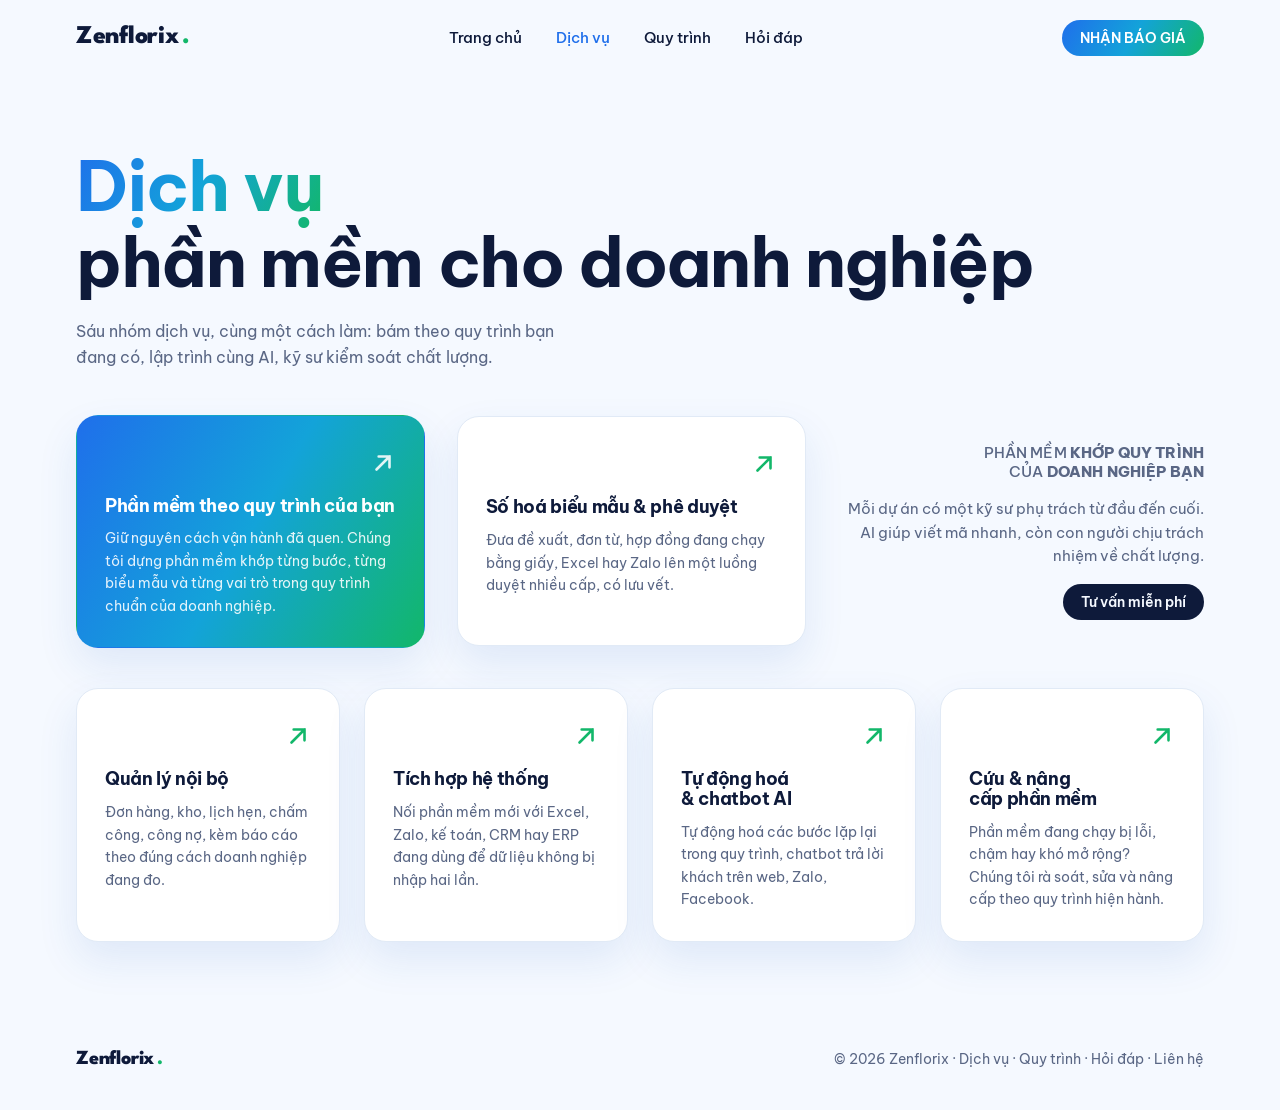
<file: dich-vu/index.html>
<!doctype html>
<html lang="vi">
<head>
<meta charset="utf-8">
<meta name="viewport" content="width=device-width, initial-scale=1, viewport-fit=cover">
<title>Dịch vụ phần mềm theo quy trình doanh nghiệp | Zenflorix</title>
<meta name="claude:viewport-fit-sides" content="cover">
<meta name="description" content="Sáu dịch vụ của Zenflorix: phần mềm theo quy trình, số hoá biểu mẫu và phê duyệt, quản lý nội bộ, tích hợp hệ thống, tự động hoá và chatbot AI, cứu và nâng cấp phần mềm.">
<meta name="robots" content="index, follow, max-image-preview:large">
<meta name="theme-color" content="#1F6FEB">
<link rel="canonical" href="https://io.zenflorix.com/dich-vu/">
<link rel="icon" href="data:image/svg+xml,%3Csvg xmlns='http://www.w3.org/2000/svg' viewBox='0 0 64 64'%3E%3Cdefs%3E%3ClinearGradient id='g' x1='0' y1='0' x2='1' y2='1'%3E%3Cstop offset='0' stop-color='%231F6FEB'/%3E%3Cstop offset='1' stop-color='%2312B76A'/%3E%3C/linearGradient%3E%3C/defs%3E%3Crect width='64' height='64' rx='14' fill='url(%23g)'/%3E%3Ctext x='32' y='46' font-family='Arial' font-weight='800' font-size='40' text-anchor='middle' fill='white'%3EZ%3C/text%3E%3C/svg%3E">
<meta property="og:type" content="website">
<meta property="og:locale" content="vi_VN">
<meta property="og:site_name" content="Zenflorix">
<meta property="og:title" content="Dịch vụ phần mềm theo quy trình doanh nghiệp | Zenflorix">
<meta property="og:description" content="Sáu dịch vụ của Zenflorix: phần mềm theo quy trình, số hoá biểu mẫu và phê duyệt, quản lý nội bộ, tích hợp hệ thống, tự động hoá và chatbot AI, cứu và nâng cấp phần mềm.">
<meta property="og:url" content="https://io.zenflorix.com/dich-vu/">
<meta property="og:image" content="https://io.zenflorix.com/zenflorix-logo.png">
<meta name="twitter:card" content="summary">
<meta name="twitter:title" content="Dịch vụ phần mềm theo quy trình doanh nghiệp | Zenflorix">
<meta name="twitter:description" content="Sáu dịch vụ của Zenflorix: phần mềm theo quy trình, số hoá biểu mẫu và phê duyệt, quản lý nội bộ, tích hợp hệ thống, tự động hoá và chatbot AI, cứu và nâng cấp phần mềm.">
<meta name="twitter:image" content="https://io.zenflorix.com/zenflorix-logo.png">
<script type="application/ld+json">{"@context": "https://schema.org", "@type": "Organization", "name": "Zenflorix", "legalName": "Công ty TNHH Zenflorix", "url": "https://io.zenflorix.com/", "logo": "https://io.zenflorix.com/zenflorix-logo.png", "email": "zenflorix@gmail.com", "telephone": "+84989986590", "address": {"@type": "PostalAddress", "addressLocality": "Hà Nội", "addressCountry": "VN"}, "contactPoint": {"@type": "ContactPoint", "contactType": "sales", "telephone": "+84989986590", "email": "zenflorix@gmail.com", "areaServed": "VN", "availableLanguage": "Vietnamese"}}</script>
<script type="application/ld+json">{"@context": "https://schema.org", "@type": "BreadcrumbList", "itemListElement": [{"@type": "ListItem", "position": 1, "name": "Trang chủ", "item": "https://io.zenflorix.com/"}, {"@type": "ListItem", "position": 2, "name": "Dịch vụ", "item": "https://io.zenflorix.com/dich-vu/"}]}</script>
<link rel="preconnect" href="https://fonts.googleapis.com">
<link rel="preconnect" href="https://fonts.gstatic.com" crossorigin>
<link rel="stylesheet" href="https://fonts.googleapis.com/css2?family=Be+Vietnam+Pro:wght@400;500;600;700;800&family=League+Spartan:wght@800&display=swap">
<link rel="stylesheet" href="/style.css">
</head>
<body>
<header class="top">
  <div class="wrap">
    <a class="logo" href="/" aria-label="Zenflorix, về trang chủ">Zenflorix<span class="dot">.</span></a>
    <nav class="links" aria-label="Điều hướng chính">
      <a href="/">Trang chủ</a>
      <a href="/dich-vu/" class="active" aria-current="page">Dịch vụ</a>
      <a href="/quy-trinh/">Quy trình</a>
      <a href="/hoi-dap/">Hỏi đáp</a>
    </nav>
    <a class="btn btn-brand btn-sm" href="/lien-he/">NHẬN BÁO GIÁ</a>
  </div>
</header>
<main id="top">
  <section id="dich-vu" aria-labelledby="dich-vu-h">
    <div class="wrap">
      <div class="head-row">
        <h1 id="dich-vu-h" class="big"><span class="o">Dịch vụ</span><br>phần mềm cho doanh nghiệp</h1>
        <p>Sáu nhóm dịch vụ, cùng một cách làm: bám theo quy trình bạn đang có, lập trình cùng AI, kỹ sư kiểm soát chất lượng.</p>
      </div>
      <div class="svc-top">
        <a class="folder svc hot" href="/lien-he/">
          <svg class="arrow" viewBox="0 0 24 24" fill="none" stroke="currentColor" stroke-width="2.4" stroke-linecap="round"><path d="M6 18 18 6M8 6h10v10"/></svg>
          <h3>Phần mềm theo quy trình của bạn</h3>
          <p>Giữ nguyên cách vận hành đã quen. Chúng tôi dựng phần mềm khớp từng bước, từng biểu mẫu và từng vai trò trong quy trình chuẩn của doanh nghiệp.</p>
        </a>
        <a class="folder svc" href="/lien-he/">
          <svg class="arrow" viewBox="0 0 24 24" fill="none" stroke="currentColor" stroke-width="2.4" stroke-linecap="round"><path d="M6 18 18 6M8 6h10v10"/></svg>
          <h3>Số hoá biểu mẫu & phê duyệt</h3>
          <p>Đưa đề xuất, đơn từ, hợp đồng đang chạy bằng giấy, Excel hay Zalo lên một luồng duyệt nhiều cấp, có lưu vết.</p>
        </a>
        <div class="svc-text">
          <p class="caps">Phần mềm <b>khớp quy trình</b><br>của <b>doanh nghiệp bạn</b></p>
          <p>Mỗi dự án có một kỹ sư phụ trách từ đầu đến cuối. AI giúp viết mã nhanh, còn con người chịu trách nhiệm về chất lượng.</p>
          <a class="btn btn-dark btn-sm" href="/lien-he/">Tư vấn miễn phí</a>
        </div>
      </div>
      <div class="svc-more">
        <a class="folder svc" href="/lien-he/"><svg class="arrow" viewBox="0 0 24 24" fill="none" stroke="currentColor" stroke-width="2.4" stroke-linecap="round"><path d="M6 18 18 6M8 6h10v10"/></svg><h3>Quản lý nội bộ</h3><p>Đơn hàng, kho, lịch hẹn, chấm công, công nợ, kèm báo cáo theo đúng cách doanh nghiệp đang đo.</p></a>
        <a class="folder svc" href="/lien-he/"><svg class="arrow" viewBox="0 0 24 24" fill="none" stroke="currentColor" stroke-width="2.4" stroke-linecap="round"><path d="M6 18 18 6M8 6h10v10"/></svg><h3>Tích hợp hệ thống</h3><p>Nối phần mềm mới với Excel, Zalo, kế toán, CRM hay ERP đang dùng để dữ liệu không bị nhập hai lần.</p></a>
        <a class="folder svc" href="/lien-he/"><svg class="arrow" viewBox="0 0 24 24" fill="none" stroke="currentColor" stroke-width="2.4" stroke-linecap="round"><path d="M6 18 18 6M8 6h10v10"/></svg><h3>Tự động hoá & chatbot AI</h3><p>Tự động hoá các bước lặp lại trong quy trình, chatbot trả lời khách trên web, Zalo, Facebook.</p></a>
        <a class="folder svc" href="/lien-he/"><svg class="arrow" viewBox="0 0 24 24" fill="none" stroke="currentColor" stroke-width="2.4" stroke-linecap="round"><path d="M6 18 18 6M8 6h10v10"/></svg><h3>Cứu & nâng cấp phần mềm</h3><p>Phần mềm đang chạy bị lỗi, chậm hay khó mở rộng? Chúng tôi rà soát, sửa và nâng cấp theo quy trình hiện hành.</p></a>
      </div>
    </div>
  </section>
</main>

<footer>
  <div class="wrap">
    <span class="logo">Zenflorix<span class="dot">.</span></span>
    <span>© 2026 Zenflorix · <a href="/dich-vu/">Dịch vụ</a> · <a href="/quy-trinh/">Quy trình</a> · <a href="/hoi-dap/">Hỏi đáp</a> · <a href="/lien-he/">Liên hệ</a></span>
  </div>
</footer>
</body>
</html>
</file>
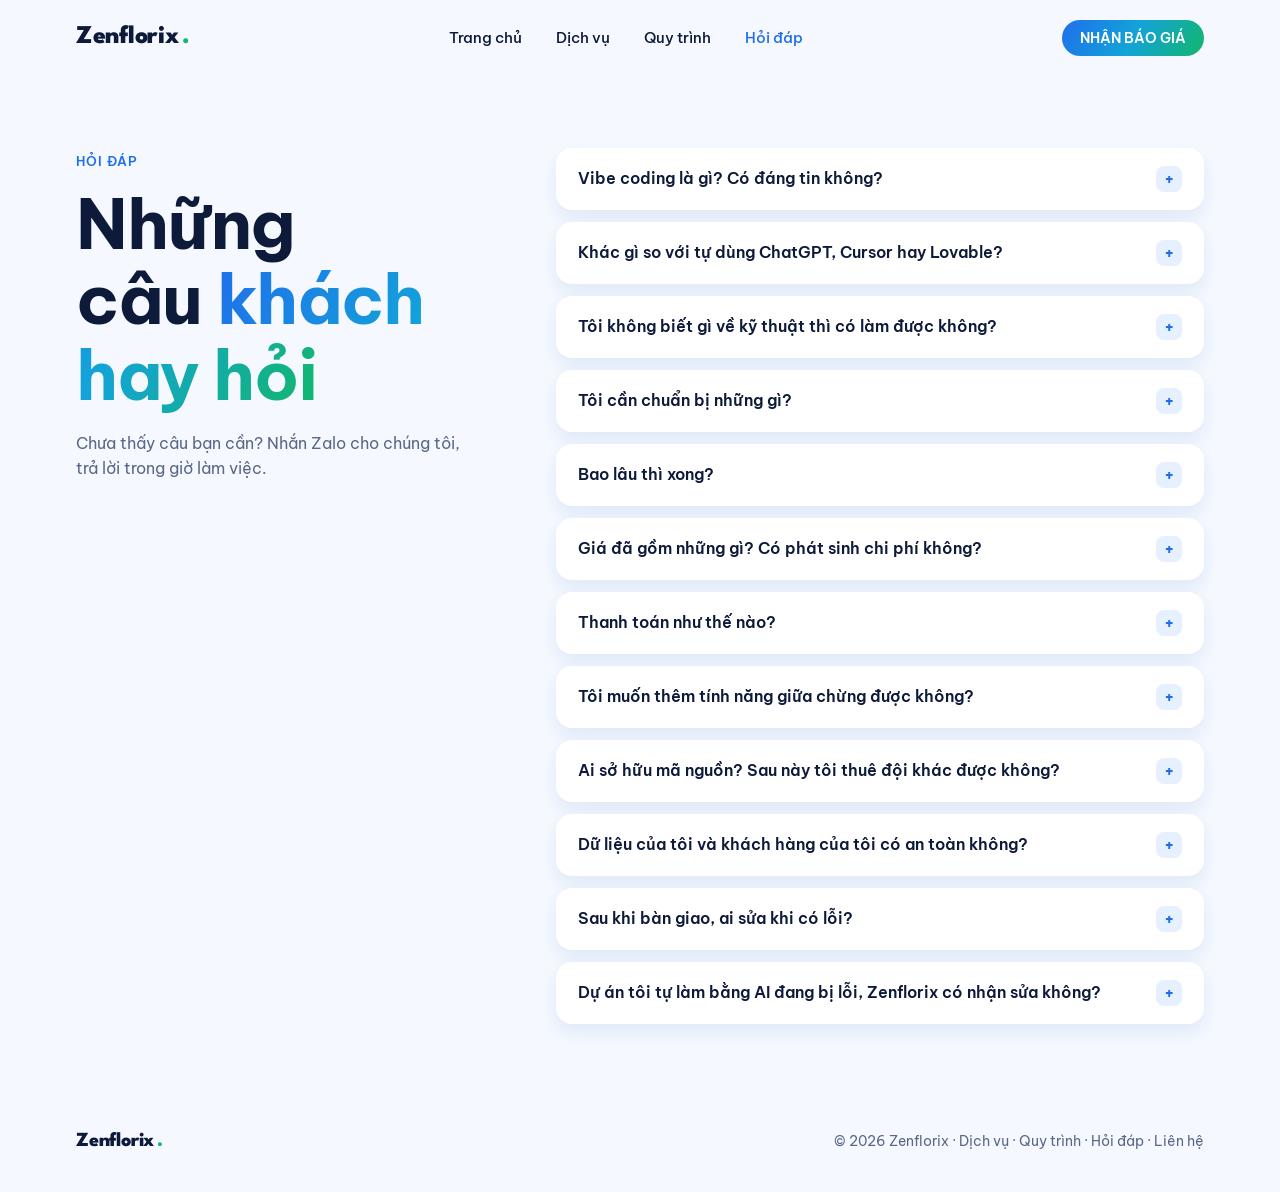
<file: hoi-dap/index.html>
<!doctype html>
<html lang="vi">
<head>
<meta charset="utf-8">
<meta name="viewport" content="width=device-width, initial-scale=1, viewport-fit=cover">
<title>Hỏi đáp về làm phần mềm bằng AI cho doanh nghiệp | Zenflorix</title>
<meta name="claude:viewport-fit-sides" content="cover">
<meta name="description" content="12 câu hỏi thường gặp về dịch vụ Zenflorix: vibe coding có đáng tin không, thời gian, giá, thanh toán, sở hữu mã nguồn, bảo mật dữ liệu và bảo hành.">
<meta name="robots" content="index, follow, max-image-preview:large">
<meta name="theme-color" content="#1F6FEB">
<link rel="canonical" href="https://io.zenflorix.com/hoi-dap/">
<link rel="icon" href="data:image/svg+xml,%3Csvg xmlns='http://www.w3.org/2000/svg' viewBox='0 0 64 64'%3E%3Cdefs%3E%3ClinearGradient id='g' x1='0' y1='0' x2='1' y2='1'%3E%3Cstop offset='0' stop-color='%231F6FEB'/%3E%3Cstop offset='1' stop-color='%2312B76A'/%3E%3C/linearGradient%3E%3C/defs%3E%3Crect width='64' height='64' rx='14' fill='url(%23g)'/%3E%3Ctext x='32' y='46' font-family='Arial' font-weight='800' font-size='40' text-anchor='middle' fill='white'%3EZ%3C/text%3E%3C/svg%3E">
<meta property="og:type" content="website">
<meta property="og:locale" content="vi_VN">
<meta property="og:site_name" content="Zenflorix">
<meta property="og:title" content="Hỏi đáp về làm phần mềm bằng AI cho doanh nghiệp | Zenflorix">
<meta property="og:description" content="12 câu hỏi thường gặp về dịch vụ Zenflorix: vibe coding có đáng tin không, thời gian, giá, thanh toán, sở hữu mã nguồn, bảo mật dữ liệu và bảo hành.">
<meta property="og:url" content="https://io.zenflorix.com/hoi-dap/">
<meta property="og:image" content="https://io.zenflorix.com/zenflorix-logo.png">
<meta name="twitter:card" content="summary">
<meta name="twitter:title" content="Hỏi đáp về làm phần mềm bằng AI cho doanh nghiệp | Zenflorix">
<meta name="twitter:description" content="12 câu hỏi thường gặp về dịch vụ Zenflorix: vibe coding có đáng tin không, thời gian, giá, thanh toán, sở hữu mã nguồn, bảo mật dữ liệu và bảo hành.">
<meta name="twitter:image" content="https://io.zenflorix.com/zenflorix-logo.png">
<script type="application/ld+json">{"@context": "https://schema.org", "@type": "Organization", "name": "Zenflorix", "legalName": "Công ty TNHH Zenflorix", "url": "https://io.zenflorix.com/", "logo": "https://io.zenflorix.com/zenflorix-logo.png", "email": "zenflorix@gmail.com", "telephone": "+84989986590", "address": {"@type": "PostalAddress", "addressLocality": "Hà Nội", "addressCountry": "VN"}, "contactPoint": {"@type": "ContactPoint", "contactType": "sales", "telephone": "+84989986590", "email": "zenflorix@gmail.com", "areaServed": "VN", "availableLanguage": "Vietnamese"}}</script>
<script type="application/ld+json">{"@context": "https://schema.org", "@type": "FAQPage", "mainEntity": [{"@type": "Question", "name": "Vibe coding là gì? Có đáng tin không?", "acceptedAnswer": {"@type": "Answer", "text": "Vibe coding là cách làm phần mềm bằng cách mô tả yêu cầu cho AI và để AI viết phần lớn mã. Tự làm thì dễ phát sinh lỗi và lỗ hổng bảo mật. Ở Zenflorix, kỹ sư luôn kiểm soát kiến trúc, rà soát mã và kiểm thử, nên bạn có được tốc độ của AI mà vẫn yên tâm về chất lượng."}}, {"@type": "Question", "name": "Khác gì so với tự dùng ChatGPT, Cursor hay Lovable?", "acceptedAnswer": {"@type": "Answer", "text": "Các công cụ AI giúp ra bản nháp rất nhanh, nhưng đưa lên chạy thật là chuyện khác: bảo mật, dữ liệu khách hàng, máy chủ, tên miền và sửa lỗi khi có sự cố. Chúng tôi dùng chính những công cụ đó để làm nhanh, và có kỹ sư chịu trách nhiệm phần còn lại."}}, {"@type": "Question", "name": "Tôi không biết gì về kỹ thuật thì có làm được không?", "acceptedAnswer": {"@type": "Answer", "text": "Được. Bạn chỉ cần kể vấn đề của mình bằng lời thường. Chúng tôi lo phần kỹ thuật và giải thích mọi thứ bằng ngôn ngữ dễ hiểu."}}, {"@type": "Question", "name": "Tôi cần chuẩn bị những gì?", "acceptedAnswer": {"@type": "Answer", "text": "Chỉ cần kể quy trình hiện tại. Nếu có thì gửi thêm sơ đồ quy trình, biểu mẫu, file Excel đang dùng và danh sách vai trò tham gia (ai tạo, ai duyệt). Thiếu phần nào chúng tôi sẽ gợi ý."}}, {"@type": "Question", "name": "Bao lâu thì xong?", "acceptedAnswer": {"@type": "Answer", "text": "Mức đơn giản 1–3 tuần, mức trung bình 3–5 tuần, mức phức tạp 4–8 tuần (riêng dashboard mức S chỉ 3–5 ngày). Gói nào bạn cũng có bản demo bấm thử được sau 2–3 ngày."}}, {"@type": "Question", "name": "Giá đã gồm những gì? Có phát sinh chi phí không?", "acceptedAnswer": {"@type": "Answer", "text": "Giá trọn gói gồm thiết kế, lập trình, kiểm thử, số vòng chỉnh sửa của gói và bảo hành; chưa gồm VAT, tên miền, phí máy chủ và phí API AI dùng thực tế. Chi phí chỉ phát sinh khi bạn muốn thêm tính năng ngoài phạm vi đã chốt, và luôn được báo giá trước để bạn đồng ý."}}, {"@type": "Question", "name": "Thanh toán như thế nào?", "acceptedAnswer": {"@type": "Answer", "text": "Thông thường chia ba đợt: 50% khi ký, 30% khi bàn giao bản chạy thử, 20% khi nghiệm thu. Phí vận hành tính sau nghiệm thu."}}, {"@type": "Question", "name": "Tôi muốn thêm tính năng giữa chừng được không?", "acceptedAnswer": {"@type": "Answer", "text": "Được. Chúng tôi ước lượng thời gian và chi phí cho phần thêm, bạn đồng ý thì mới làm. Cũng có thể để sang giai đoạn sau để không ảnh hưởng ngày ra mắt."}}, {"@type": "Question", "name": "Ai sở hữu mã nguồn? Sau này tôi thuê đội khác được không?", "acceptedAnswer": {"@type": "Answer", "text": "Bạn sở hữu 100% mã nguồn. Mã nguồn, tài khoản máy chủ và tên miền đều đứng tên bạn. Chúng tôi dùng công nghệ phổ biến và bàn giao tài liệu hướng dẫn, nên đội kỹ thuật khác có thể tiếp nhận dễ dàng."}}, {"@type": "Question", "name": "Dữ liệu của tôi và khách hàng của tôi có an toàn không?", "acceptedAnswer": {"@type": "Answer", "text": "Kỹ sư rà soát bảo mật trước khi bàn giao: đăng nhập, phân quyền, mã hoá kết nối, không để lộ mật khẩu hay khoá truy cập trong mã. Dữ liệu nằm trên máy chủ đứng tên bạn."}}, {"@type": "Question", "name": "Sau khi bàn giao, ai sửa khi có lỗi?", "acceptedAnswer": {"@type": "Answer", "text": "Trong thời gian bảo hành, chúng tôi sửa lỗi miễn phí. Sau đó bạn có thể đăng ký gói bảo trì theo tháng hoặc thuê theo từng yêu cầu."}}, {"@type": "Question", "name": "Dự án tôi tự làm bằng AI đang bị lỗi, Zenflorix có nhận sửa không?", "acceptedAnswer": {"@type": "Answer", "text": "Có. Gửi cho chúng tôi mã nguồn hoặc đường dẫn, chúng tôi rà soát miễn phí và báo lại cần sửa những gì, chi phí bao nhiêu."}}]}</script>
<script type="application/ld+json">{"@context": "https://schema.org", "@type": "BreadcrumbList", "itemListElement": [{"@type": "ListItem", "position": 1, "name": "Trang chủ", "item": "https://io.zenflorix.com/"}, {"@type": "ListItem", "position": 2, "name": "Hỏi đáp", "item": "https://io.zenflorix.com/hoi-dap/"}]}</script>
<link rel="preconnect" href="https://fonts.googleapis.com">
<link rel="preconnect" href="https://fonts.gstatic.com" crossorigin>
<link rel="stylesheet" href="https://fonts.googleapis.com/css2?family=Be+Vietnam+Pro:wght@400;500;600;700;800&family=League+Spartan:wght@800&display=swap">
<link rel="stylesheet" href="/style.css">
</head>
<body>
<header class="top">
  <div class="wrap">
    <a class="logo" href="/" aria-label="Zenflorix, về trang chủ">Zenflorix<span class="dot">.</span></a>
    <nav class="links" aria-label="Điều hướng chính">
      <a href="/">Trang chủ</a>
      <a href="/dich-vu/">Dịch vụ</a>
      <a href="/quy-trinh/">Quy trình</a>
      <a href="/hoi-dap/" class="active" aria-current="page">Hỏi đáp</a>
    </nav>
    <a class="btn btn-brand btn-sm" href="/lien-he/">NHẬN BÁO GIÁ</a>
  </div>
</header>
<main id="top">
  <section id="hoi-dap">
    <div class="wrap faq-grid">
      <div>
        <span class="kicker">Hỏi đáp</span>
        <h1 class="big" style="margin-top:12px">Những câu <span class="o">khách hay hỏi</span></h1>
        <p class="muted" style="margin-top:18px; max-width:36ch">Chưa thấy câu bạn cần? Nhắn Zalo cho chúng tôi, trả lời trong giờ làm việc.</p>
      </div>
      <div class="faq">
        <details><summary>Vibe coding là gì? Có đáng tin không?</summary><p>Vibe coding là cách làm phần mềm bằng cách mô tả yêu cầu cho AI và để AI viết phần lớn mã. Tự làm thì dễ phát sinh lỗi và lỗ hổng bảo mật. Ở Zenflorix, kỹ sư luôn kiểm soát kiến trúc, rà soát mã và kiểm thử, nên bạn có được tốc độ của AI mà vẫn yên tâm về chất lượng.</p></details>
        <details><summary>Khác gì so với tự dùng ChatGPT, Cursor hay Lovable?</summary><p>Các công cụ AI giúp ra bản nháp rất nhanh, nhưng đưa lên chạy thật là chuyện khác: bảo mật, dữ liệu khách hàng, máy chủ, tên miền và sửa lỗi khi có sự cố. Chúng tôi dùng chính những công cụ đó để làm nhanh, và có kỹ sư chịu trách nhiệm phần còn lại.</p></details>
        <details><summary>Tôi không biết gì về kỹ thuật thì có làm được không?</summary><p>Được. Bạn chỉ cần kể vấn đề của mình bằng lời thường. Chúng tôi lo phần kỹ thuật và giải thích mọi thứ bằng ngôn ngữ dễ hiểu.</p></details>
        <details><summary>Tôi cần chuẩn bị những gì?</summary><p>Chỉ cần kể quy trình hiện tại. Nếu có thì gửi thêm sơ đồ quy trình, biểu mẫu, file Excel đang dùng và danh sách vai trò tham gia (ai tạo, ai duyệt). Thiếu phần nào chúng tôi sẽ gợi ý.</p></details>
        <details><summary>Bao lâu thì xong?</summary><p>Mức đơn giản 1–3 tuần, mức trung bình 3–5 tuần, mức phức tạp 4–8 tuần (riêng dashboard mức S chỉ 3–5 ngày). Gói nào bạn cũng có bản demo bấm thử được sau 2–3 ngày.</p></details>
        <details><summary>Giá đã gồm những gì? Có phát sinh chi phí không?</summary><p>Giá trọn gói gồm thiết kế, lập trình, kiểm thử, số vòng chỉnh sửa của gói và bảo hành; chưa gồm VAT, tên miền, phí máy chủ và phí API AI dùng thực tế. Chi phí chỉ phát sinh khi bạn muốn thêm tính năng ngoài phạm vi đã chốt, và luôn được báo giá trước để bạn đồng ý.</p></details>
        <details><summary>Thanh toán như thế nào?</summary><p>Thông thường chia ba đợt: 50% khi ký, 30% khi bàn giao bản chạy thử, 20% khi nghiệm thu. Phí vận hành tính sau nghiệm thu.</p></details>
        <details><summary>Tôi muốn thêm tính năng giữa chừng được không?</summary><p>Được. Chúng tôi ước lượng thời gian và chi phí cho phần thêm, bạn đồng ý thì mới làm. Cũng có thể để sang giai đoạn sau để không ảnh hưởng ngày ra mắt.</p></details>
        <details><summary>Ai sở hữu mã nguồn? Sau này tôi thuê đội khác được không?</summary><p>Bạn sở hữu 100% mã nguồn. Mã nguồn, tài khoản máy chủ và tên miền đều đứng tên bạn. Chúng tôi dùng công nghệ phổ biến và bàn giao tài liệu hướng dẫn, nên đội kỹ thuật khác có thể tiếp nhận dễ dàng.</p></details>
        <details><summary>Dữ liệu của tôi và khách hàng của tôi có an toàn không?</summary><p>Kỹ sư rà soát bảo mật trước khi bàn giao: đăng nhập, phân quyền, mã hoá kết nối, không để lộ mật khẩu hay khoá truy cập trong mã. Dữ liệu nằm trên máy chủ đứng tên bạn.</p></details>
        <details><summary>Sau khi bàn giao, ai sửa khi có lỗi?</summary><p>Trong thời gian bảo hành, chúng tôi sửa lỗi miễn phí. Sau đó bạn có thể đăng ký gói bảo trì theo tháng hoặc thuê theo từng yêu cầu.</p></details>
        <details><summary>Dự án tôi tự làm bằng AI đang bị lỗi, Zenflorix có nhận sửa không?</summary><p>Có. Gửi cho chúng tôi mã nguồn hoặc đường dẫn, chúng tôi rà soát miễn phí và báo lại cần sửa những gì, chi phí bao nhiêu.</p></details>
      </div>
    </div>
  </section>
</main>

<footer>
  <div class="wrap">
    <span class="logo">Zenflorix<span class="dot">.</span></span>
    <span>© 2026 Zenflorix · <a href="/dich-vu/">Dịch vụ</a> · <a href="/quy-trinh/">Quy trình</a> · <a href="/hoi-dap/">Hỏi đáp</a> · <a href="/lien-he/">Liên hệ</a></span>
  </div>
</footer>
</body>
</html>
</file>
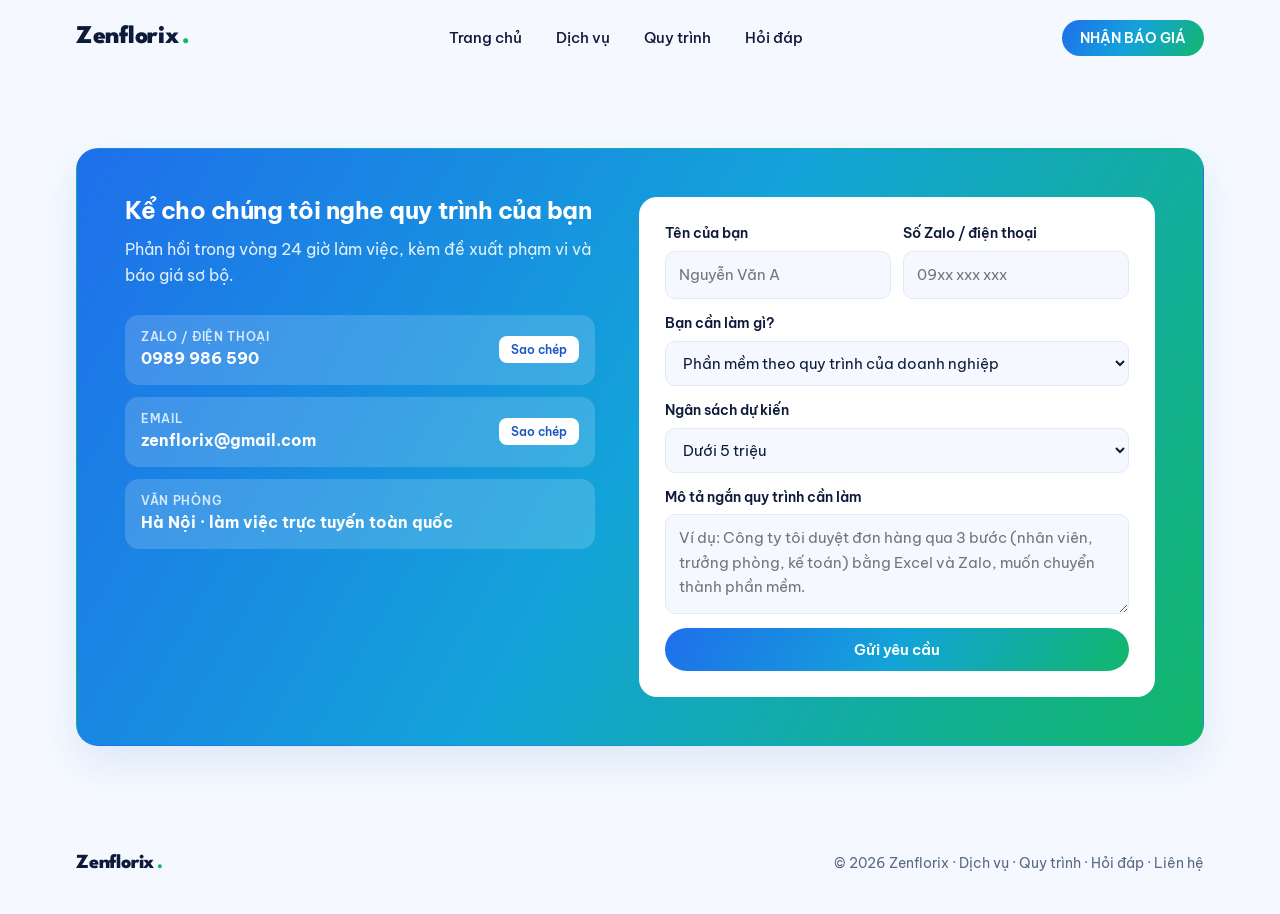
<file: lien-he/index.html>
<!doctype html>
<html lang="vi">
<head>
<meta charset="utf-8">
<meta name="viewport" content="width=device-width, initial-scale=1, viewport-fit=cover">
<title>Liên hệ nhận báo giá phần mềm theo quy trình | Zenflorix</title>
<meta name="claude:viewport-fit-sides" content="cover">
<meta name="description" content="Gửi mô tả quy trình cần số hoá cho Zenflorix qua Zalo/điện thoại 0989 986 590 hoặc email zenflorix@gmail.com. Phản hồi trong 24 giờ làm việc kèm báo giá sơ bộ.">
<meta name="robots" content="index, follow, max-image-preview:large">
<meta name="theme-color" content="#1F6FEB">
<link rel="canonical" href="https://io.zenflorix.com/lien-he/">
<link rel="icon" href="data:image/svg+xml,%3Csvg xmlns='http://www.w3.org/2000/svg' viewBox='0 0 64 64'%3E%3Cdefs%3E%3ClinearGradient id='g' x1='0' y1='0' x2='1' y2='1'%3E%3Cstop offset='0' stop-color='%231F6FEB'/%3E%3Cstop offset='1' stop-color='%2312B76A'/%3E%3C/linearGradient%3E%3C/defs%3E%3Crect width='64' height='64' rx='14' fill='url(%23g)'/%3E%3Ctext x='32' y='46' font-family='Arial' font-weight='800' font-size='40' text-anchor='middle' fill='white'%3EZ%3C/text%3E%3C/svg%3E">
<meta property="og:type" content="website">
<meta property="og:locale" content="vi_VN">
<meta property="og:site_name" content="Zenflorix">
<meta property="og:title" content="Liên hệ nhận báo giá phần mềm theo quy trình | Zenflorix">
<meta property="og:description" content="Gửi mô tả quy trình cần số hoá cho Zenflorix qua Zalo/điện thoại 0989 986 590 hoặc email zenflorix@gmail.com. Phản hồi trong 24 giờ làm việc kèm báo giá sơ bộ.">
<meta property="og:url" content="https://io.zenflorix.com/lien-he/">
<meta property="og:image" content="https://io.zenflorix.com/zenflorix-logo.png">
<meta name="twitter:card" content="summary">
<meta name="twitter:title" content="Liên hệ nhận báo giá phần mềm theo quy trình | Zenflorix">
<meta name="twitter:description" content="Gửi mô tả quy trình cần số hoá cho Zenflorix qua Zalo/điện thoại 0989 986 590 hoặc email zenflorix@gmail.com. Phản hồi trong 24 giờ làm việc kèm báo giá sơ bộ.">
<meta name="twitter:image" content="https://io.zenflorix.com/zenflorix-logo.png">
<script type="application/ld+json">{"@context": "https://schema.org", "@type": "Organization", "name": "Zenflorix", "legalName": "Công ty TNHH Zenflorix", "url": "https://io.zenflorix.com/", "logo": "https://io.zenflorix.com/zenflorix-logo.png", "email": "zenflorix@gmail.com", "telephone": "+84989986590", "address": {"@type": "PostalAddress", "addressLocality": "Hà Nội", "addressCountry": "VN"}, "contactPoint": {"@type": "ContactPoint", "contactType": "sales", "telephone": "+84989986590", "email": "zenflorix@gmail.com", "areaServed": "VN", "availableLanguage": "Vietnamese"}}</script>
<script type="application/ld+json">{"@context": "https://schema.org", "@type": "BreadcrumbList", "itemListElement": [{"@type": "ListItem", "position": 1, "name": "Trang chủ", "item": "https://io.zenflorix.com/"}, {"@type": "ListItem", "position": 2, "name": "Liên hệ", "item": "https://io.zenflorix.com/lien-he/"}]}</script>
<link rel="preconnect" href="https://fonts.googleapis.com">
<link rel="preconnect" href="https://fonts.gstatic.com" crossorigin>
<link rel="stylesheet" href="https://fonts.googleapis.com/css2?family=Be+Vietnam+Pro:wght@400;500;600;700;800&family=League+Spartan:wght@800&display=swap">
<link rel="stylesheet" href="/style.css">
</head>
<body>
<header class="top">
  <div class="wrap">
    <a class="logo" href="/" aria-label="Zenflorix, về trang chủ">Zenflorix<span class="dot">.</span></a>
    <nav class="links" aria-label="Điều hướng chính">
      <a href="/">Trang chủ</a>
      <a href="/dich-vu/">Dịch vụ</a>
      <a href="/quy-trinh/">Quy trình</a>
      <a href="/hoi-dap/">Hỏi đáp</a>
    </nav>
    <a class="btn btn-brand btn-sm" href="/lien-he/">NHẬN BÁO GIÁ</a>
  </div>
</header>
<main id="top">
  <section id="lien-he">
    <div class="wrap">
      <div class="folder contact-box">
        <div>
          <h1>Kể cho chúng tôi nghe quy trình của bạn</h1>
          <p class="lead">Phản hồi trong vòng 24 giờ làm việc, kèm đề xuất phạm vi và báo giá sơ bộ.</p>
          <div class="channels">
            <div class="channel"><div><span>Zalo / Điện thoại</span><b id="c-phone"><a href="tel:0989986590">0989 986 590</a></b></div><button class="copy" type="button" data-copy="c-phone">Sao chép</button></div>
            <div class="channel"><div><span>Email</span><b id="c-mail"><a href="mailto:zenflorix@gmail.com">zenflorix@gmail.com</a></b></div><button class="copy" type="button" data-copy="c-mail">Sao chép</button></div>
            <div class="channel"><div><span>Văn phòng</span><b>Hà Nội · làm việc trực tuyến toàn quốc</b></div></div>
          </div>
        </div>
        <form class="brief" id="brief" novalidate>
          <div class="row2">
            <div class="field"><label for="f-name">Tên của bạn</label><input id="f-name" name="name" autocomplete="name" placeholder="Nguyễn Văn A" required></div>
            <div class="field"><label for="f-phone">Số Zalo / điện thoại</label><input id="f-phone" name="phone" inputmode="tel" autocomplete="tel" placeholder="09xx xxx xxx" required></div>
          </div>
          <div class="field"><label for="f-type">Bạn cần làm gì?</label>
            <select id="f-type" name="type"><option>Phần mềm theo quy trình của doanh nghiệp</option><option>Số hoá biểu mẫu & phê duyệt</option><option>Quản lý nội bộ</option><option>Tích hợp hệ thống</option><option>Tự động hoá / chatbot AI</option><option>Cứu & nâng cấp phần mềm</option></select>
          </div>
          <div class="field"><label for="f-budget">Ngân sách dự kiến</label>
            <select id="f-budget" name="budget"><option>Dưới 5 triệu</option><option>5–30 triệu</option><option>30–100 triệu</option><option>Trên 100 triệu</option><option>Chưa rõ, cần tư vấn</option></select>
          </div>
          <div class="field"><label for="f-idea">Mô tả ngắn quy trình cần làm</label><textarea id="f-idea" name="idea" placeholder="Ví dụ: Công ty tôi duyệt đơn hàng qua 3 bước (nhân viên, trưởng phòng, kế toán) bằng Excel và Zalo, muốn chuyển thành phần mềm."></textarea></div>
          <button class="btn btn-brand" type="submit">Gửi yêu cầu</button>
          <p class="form-msg" id="form-msg" hidden></p>
        </form>
      </div>
    </div>
  </section>
</main>

<footer>
  <div class="wrap">
    <span class="logo">Zenflorix<span class="dot">.</span></span>
    <span>© 2026 Zenflorix · <a href="/dich-vu/">Dịch vụ</a> · <a href="/quy-trinh/">Quy trình</a> · <a href="/hoi-dap/">Hỏi đáp</a> · <a href="/lien-he/">Liên hệ</a></span>
  </div>
</footer>
<script src="/script.js" defer></script>
</body>
</html>
</file>
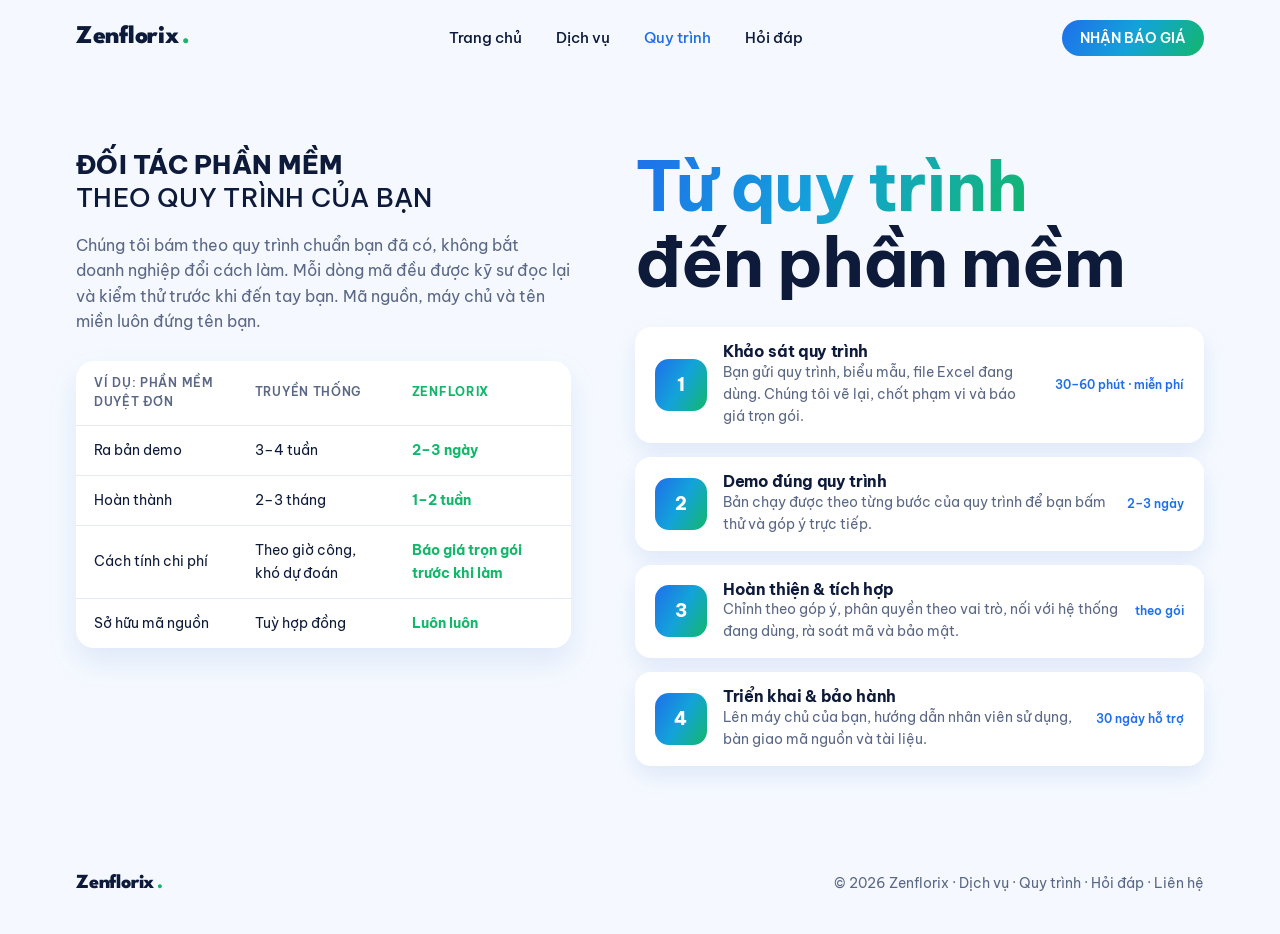
<file: quy-trinh/index.html>
<!doctype html>
<html lang="vi">
<head>
<meta charset="utf-8">
<meta name="viewport" content="width=device-width, initial-scale=1, viewport-fit=cover">
<title>Quy trình làm phần mềm 4 bước, demo sau 2–3 ngày | Zenflorix</title>
<meta name="claude:viewport-fit-sides" content="cover">
<meta name="description" content="Quy trình Zenflorix: khảo sát, demo bấm thử sau 2–3 ngày, hoàn thiện và tích hợp, triển khai và bảo hành. So sánh với cách làm phần mềm truyền thống.">
<meta name="robots" content="index, follow, max-image-preview:large">
<meta name="theme-color" content="#1F6FEB">
<link rel="canonical" href="https://io.zenflorix.com/quy-trinh/">
<link rel="icon" href="data:image/svg+xml,%3Csvg xmlns='http://www.w3.org/2000/svg' viewBox='0 0 64 64'%3E%3Cdefs%3E%3ClinearGradient id='g' x1='0' y1='0' x2='1' y2='1'%3E%3Cstop offset='0' stop-color='%231F6FEB'/%3E%3Cstop offset='1' stop-color='%2312B76A'/%3E%3C/linearGradient%3E%3C/defs%3E%3Crect width='64' height='64' rx='14' fill='url(%23g)'/%3E%3Ctext x='32' y='46' font-family='Arial' font-weight='800' font-size='40' text-anchor='middle' fill='white'%3EZ%3C/text%3E%3C/svg%3E">
<meta property="og:type" content="website">
<meta property="og:locale" content="vi_VN">
<meta property="og:site_name" content="Zenflorix">
<meta property="og:title" content="Quy trình làm phần mềm 4 bước, demo sau 2–3 ngày | Zenflorix">
<meta property="og:description" content="Quy trình Zenflorix: khảo sát, demo bấm thử sau 2–3 ngày, hoàn thiện và tích hợp, triển khai và bảo hành. So sánh với cách làm phần mềm truyền thống.">
<meta property="og:url" content="https://io.zenflorix.com/quy-trinh/">
<meta property="og:image" content="https://io.zenflorix.com/zenflorix-logo.png">
<meta name="twitter:card" content="summary">
<meta name="twitter:title" content="Quy trình làm phần mềm 4 bước, demo sau 2–3 ngày | Zenflorix">
<meta name="twitter:description" content="Quy trình Zenflorix: khảo sát, demo bấm thử sau 2–3 ngày, hoàn thiện và tích hợp, triển khai và bảo hành. So sánh với cách làm phần mềm truyền thống.">
<meta name="twitter:image" content="https://io.zenflorix.com/zenflorix-logo.png">
<script type="application/ld+json">{"@context": "https://schema.org", "@type": "Organization", "name": "Zenflorix", "legalName": "Công ty TNHH Zenflorix", "url": "https://io.zenflorix.com/", "logo": "https://io.zenflorix.com/zenflorix-logo.png", "email": "zenflorix@gmail.com", "telephone": "+84989986590", "address": {"@type": "PostalAddress", "addressLocality": "Hà Nội", "addressCountry": "VN"}, "contactPoint": {"@type": "ContactPoint", "contactType": "sales", "telephone": "+84989986590", "email": "zenflorix@gmail.com", "areaServed": "VN", "availableLanguage": "Vietnamese"}}</script>
<script type="application/ld+json">{"@context": "https://schema.org", "@type": "BreadcrumbList", "itemListElement": [{"@type": "ListItem", "position": 1, "name": "Trang chủ", "item": "https://io.zenflorix.com/"}, {"@type": "ListItem", "position": 2, "name": "Quy trình", "item": "https://io.zenflorix.com/quy-trinh/"}]}</script>
<link rel="preconnect" href="https://fonts.googleapis.com">
<link rel="preconnect" href="https://fonts.gstatic.com" crossorigin>
<link rel="stylesheet" href="https://fonts.googleapis.com/css2?family=Be+Vietnam+Pro:wght@400;500;600;700;800&family=League+Spartan:wght@800&display=swap">
<link rel="stylesheet" href="/style.css">
</head>
<body>
<header class="top">
  <div class="wrap">
    <a class="logo" href="/" aria-label="Zenflorix, về trang chủ">Zenflorix<span class="dot">.</span></a>
    <nav class="links" aria-label="Điều hướng chính">
      <a href="/">Trang chủ</a>
      <a href="/dich-vu/">Dịch vụ</a>
      <a href="/quy-trinh/" class="active" aria-current="page">Quy trình</a>
      <a href="/hoi-dap/">Hỏi đáp</a>
    </nav>
    <a class="btn btn-brand btn-sm" href="/lien-he/">NHẬN BÁO GIÁ</a>
  </div>
</header>
<main id="top">
  <section id="quy-trinh">
    <div class="wrap partner">
      <div class="partner-left">
        <h1 class="caps"><b>Đối tác phần mềm</b><br>theo quy trình của bạn</h1>
        <p>Chúng tôi bám theo quy trình chuẩn bạn đã có, không bắt doanh nghiệp đổi cách làm. Mỗi dòng mã đều được kỹ sư đọc lại và kiểm thử trước khi đến tay bạn. Mã nguồn, máy chủ và tên miền luôn đứng tên bạn.</p>
        <div class="compare">
          <table>
            <thead><tr><th>Ví dụ: phần mềm duyệt đơn</th><th>Truyền thống</th><th>Zenflorix</th></tr></thead>
            <tbody>
              <tr><td>Ra bản demo</td><td>3–4 tuần</td><td>2–3 ngày</td></tr>
              <tr><td>Hoàn thành</td><td>2–3 tháng</td><td>1–2 tuần</td></tr>
              <tr><td>Cách tính chi phí</td><td>Theo giờ công, khó dự đoán</td><td>Báo giá trọn gói trước khi làm</td></tr>
              <tr><td>Sở hữu mã nguồn</td><td>Tuỳ hợp đồng</td><td>Luôn luôn</td></tr>
            </tbody>
          </table>
        </div>
      </div>
      <div>
        <h2 class="big"><span class="o">Từ quy trình</span><br>đến phần mềm</h2>
        <ol class="steps">
          <li class="step"><span class="step-n">1</span><div><h3>Khảo sát quy trình</h3><p>Bạn gửi quy trình, biểu mẫu, file Excel đang dùng. Chúng tôi vẽ lại, chốt phạm vi và báo giá trọn gói.</p></div><time>30–60 phút · miễn phí</time></li>
          <li class="step"><span class="step-n">2</span><div><h3>Demo đúng quy trình</h3><p>Bản chạy được theo từng bước của quy trình để bạn bấm thử và góp ý trực tiếp.</p></div><time>2–3 ngày</time></li>
          <li class="step"><span class="step-n">3</span><div><h3>Hoàn thiện & tích hợp</h3><p>Chỉnh theo góp ý, phân quyền theo vai trò, nối với hệ thống đang dùng, rà soát mã và bảo mật.</p></div><time>theo gói</time></li>
          <li class="step"><span class="step-n">4</span><div><h3>Triển khai & bảo hành</h3><p>Lên máy chủ của bạn, hướng dẫn nhân viên sử dụng, bàn giao mã nguồn và tài liệu.</p></div><time>30 ngày hỗ trợ</time></li>
        </ol>
      </div>
    </div>
  </section>
</main>

<footer>
  <div class="wrap">
    <span class="logo">Zenflorix<span class="dot">.</span></span>
    <span>© 2026 Zenflorix · <a href="/dich-vu/">Dịch vụ</a> · <a href="/quy-trinh/">Quy trình</a> · <a href="/hoi-dap/">Hỏi đáp</a> · <a href="/lien-he/">Liên hệ</a></span>
  </div>
</footer>
</body>
</html>
</file>
<file: style.css>
.sr-only { position: absolute; width: 1px; height: 1px; margin: -1px; padding: 0; overflow: hidden; clip: rect(0 0 0 0); white-space: nowrap; border: 0; }
html { color-scheme: light; } body { margin: 0; } img { max-width: 100%; } [hidden] { display: none !important; }
/* Layout: nền trắng xanh nhạt kiểu công nghệ; dải chuyển màu xanh dương → xanh lá là điểm nhấn; hero chia đôi với bảng theo dõi dự án, trợ lý AI và các nhãn nổi */
:root {
  --bg: #F5F9FF;
  --surface: #FFFFFF;
  --ink: #0E1A3A;
  --muted: #5A6785;
  --line: #E1EAF6;
  --blue: #1F6FEB;
  --green: #12B76A;
  --brand: #1F6FEB;
  --brand-deep: #1857C4;
  --brand-soft: #E6F0FF;
  --on-brand: #FFFFFF;
  --grad: linear-gradient(120deg, #1F6FEB 0%, #13A3D9 50%, #12B76A 100%);
  --warn: #F5A524;
  --shadow: rgba(31, 92, 190, 0.10);
  --glow-blue: rgba(31, 111, 235, 0.16);
  --glow-green: rgba(18, 183, 106, 0.18);
  --orbit: #9CC2F5;
  --plat-ring: #6EE7B7;
  --screen-frame: #E8EEF7;
  --ok: #12B76A;
  --font: "Be Vietnam Pro", system-ui, -apple-system, "Segoe UI", sans-serif;
  --logo: "League Spartan", "Be Vietnam Pro", system-ui, sans-serif;
  --r: 22px;
}
@media (prefers-color-scheme: dark) {
  :root:not([data-theme="light"]) {
    --bg: #0A1226; --surface: #121D38; --ink: #EAF1FF; --muted: #A3B1CF; --line: #22314F;
    --blue: #5B9BFF; --green: #34D399; --brand: #5B9BFF; --brand-deep: #4A86F0; --brand-soft: #18284A; --on-brand: #FFFFFF;
    --grad: linear-gradient(120deg, #3B82F6 0%, #0EA5C9 50%, #10B981 100%);
    --shadow: rgba(0, 0, 0, 0.45); --glow-blue: rgba(91, 155, 255, 0.18); --glow-green: rgba(52, 211, 153, 0.14);
    --orbit: #2F4D80; --plat-ring: #10B981; --screen-frame: #1C2A4A; --ok: #34D399;
    color-scheme: dark;
  }
}
:root[data-theme="dark"] {
  --bg: #0A1226; --surface: #121D38; --ink: #EAF1FF; --muted: #A3B1CF; --line: #22314F;
  --blue: #5B9BFF; --green: #34D399; --brand: #5B9BFF; --brand-deep: #4A86F0; --brand-soft: #18284A; --on-brand: #FFFFFF;
  --grad: linear-gradient(120deg, #3B82F6 0%, #0EA5C9 50%, #10B981 100%);
  --shadow: rgba(0, 0, 0, 0.45); --glow-blue: rgba(91, 155, 255, 0.18); --glow-green: rgba(52, 211, 153, 0.14);
  --orbit: #2F4D80; --plat-ring: #10B981; --screen-frame: #1C2A4A; --ok: #34D399;
  color-scheme: dark;
}

* { box-sizing: border-box; }
html { scroll-behavior: smooth; }
@media (prefers-reduced-motion: reduce) { html { scroll-behavior: auto; } *, *::before, *::after { transition: none !important; animation: none !important; } }
body { background: var(--bg); color: var(--ink); font-family: var(--font); font-size: 16px; line-height: 1.6; overflow-x: hidden; }
body::before { content: ""; position: fixed; inset: 0 0 auto; height: env(safe-area-inset-top, 0px); z-index: 30; background: var(--bg); }
a { color: inherit; }
:focus-visible { outline: 2px solid var(--brand); outline-offset: 3px; border-radius: 6px; }
h1, h2, h3 { margin: 0; line-height: 1.1; text-wrap: balance; letter-spacing: -0.02em; }
p { margin: 0; }

.wrap { max-width: 1160px; margin: 0 auto; padding-left: max(16px, env(safe-area-inset-left, 0px)); padding-right: max(16px, env(safe-area-inset-right, 0px)); }
section { padding-block: 72px; }
.o { background: var(--grad); -webkit-background-clip: text; background-clip: text; color: transparent; }
.kicker { font-size: 0.82rem; font-weight: 600; letter-spacing: 0.08em; text-transform: uppercase; color: var(--brand); }
.caps { text-transform: uppercase; font-weight: 500; font-size: clamp(1.25rem, 2.2vw, 1.6rem); line-height: 1.3; letter-spacing: 0.01em; }
.caps b { font-weight: 800; }
.big { font-size: clamp(2.3rem, 5.4vw, 4.3rem); font-weight: 700; }
.muted { color: var(--muted); }

/* Buttons */
.btn { display: inline-flex; align-items: center; justify-content: center; gap: 8px; padding: 12px 22px; border-radius: 999px; font: 600 0.95rem var(--font); text-decoration: none; border: 0; cursor: pointer; transition: transform .15s ease, background .15s ease; }
.btn:hover { transform: translateY(-1px); }
.btn-brand { background: var(--grad); color: #FFFFFF; }
.btn-brand:hover { filter: brightness(1.06); }
.btn-dark { background: var(--ink); color: var(--bg); }
.btn-line { background: transparent; color: var(--ink); box-shadow: inset 0 0 0 1.5px var(--ink); }
.btn-sm { padding: 9px 18px; font-size: 0.86rem; }

/* Header */
header.top { position: sticky; top: env(safe-area-inset-top, 0px); z-index: 20; background: color-mix(in srgb, var(--bg) 90%, transparent); backdrop-filter: blur(10px); }
header.top .wrap { display: flex; align-items: center; justify-content: space-between; gap: 16px; height: 76px; }
.logo { text-decoration: none; font-family: var(--logo); font-weight: 800; font-size: 1.6rem; letter-spacing: -0.01em; line-height: 1; display: inline-flex; align-items: baseline; }
.logo .dot { color: var(--green); margin-left: 0.14em; }
nav.links { display: flex; gap: 34px; font-size: 0.92rem; font-weight: 500; }
nav.links a { text-decoration: none; }
nav.links a:hover, nav.links a.active { color: var(--brand); }
@media (max-width: 860px) { nav.links { display: none; } }

/* Card: thẻ trắng bo tròn, viền mảnh, bóng xanh nhạt */
.folder { position: relative; background: var(--card, var(--surface)); border-radius: var(--r); border: 1px solid var(--line); box-shadow: 0 18px 40px var(--shadow); }
.hot, .contact-box { --card: var(--grad); border-color: transparent; }

/* Hero */
.hero { position: relative; padding-block: 36px 40px; overflow: hidden; }
.hero::before { content: ""; position: absolute; width: 620px; height: 620px; right: -160px; top: -220px; border-radius: 50%; background: radial-gradient(circle, var(--glow-blue), transparent 68%); pointer-events: none; }
.hero::after { content: ""; position: absolute; width: 420px; height: 420px; left: -200px; bottom: -120px; border-radius: 50%; background: radial-gradient(circle, var(--glow-green), transparent 70%); pointer-events: none; }
.hero-grid { position: relative; z-index: 1; display: grid; grid-template-columns: 0.95fr 1.05fr; gap: 32px 40px; align-items: center; }
.hero-copy { display: grid; gap: 18px; min-width: 0; }
.mega { font-size: clamp(3.6rem, 9vw, 7rem); font-weight: 800; line-height: 0.95; letter-spacing: -0.04em; }
.mega .g { background: var(--grad); -webkit-background-clip: text; background-clip: text; color: transparent; }
.bar { width: 88px; height: 6px; border-radius: 6px; background: var(--green); }
.hero h1.sub { font-size: clamp(1.6rem, 3vw, 2.3rem); font-weight: 600; line-height: 1.25; letter-spacing: -0.01em; }
.hero h1.sub em { font-style: normal; color: var(--green); }
.hero-copy > p { color: var(--muted); font-size: 1.06rem; max-width: 44ch; }
.hero-copy .cta { display: flex; flex-wrap: wrap; gap: 10px; }

.stage { position: relative; min-width: 0; aspect-ratio: 1 / 0.86; max-width: 100%; }
.orbit { position: absolute; inset: 2% 4% 22% 10%; border: 2px dotted var(--orbit); border-radius: 50%; }
.dots { position: absolute; right: 2%; top: 0; width: 120px; height: 70px; background-image: radial-gradient(var(--green) 1.6px, transparent 1.8px); background-size: 16px 16px; opacity: 0.55; }
.monitor { position: absolute; left: 22%; right: 13%; top: 17%; aspect-ratio: 1.55; background: var(--screen-frame); border-radius: 18px; padding: 10px; box-shadow: 0 30px 60px var(--shadow); }
.monitor::after { content: ""; position: absolute; left: 42%; right: 42%; bottom: -26px; height: 26px; background: linear-gradient(var(--screen-frame), var(--line)); border-radius: 0 0 6px 6px; }
.screen { height: 100%; background: var(--surface); border-radius: 10px; display: grid; grid-template-columns: 1.3fr 1fr; gap: 8px; padding: 10px; font-size: clamp(0.5rem, 0.95vw, 0.72rem); }
.panel { background: var(--bg); border-radius: 8px; padding: 8px 10px; display: grid; align-content: start; gap: 4px; min-width: 0; }
.panel b { font-weight: 600; }
.ok-dot { display: inline-flex; align-items: center; gap: 5px; color: var(--green); font-weight: 600; }
.ok-dot::before { content: ""; width: 7px; height: 7px; border-radius: 50%; background: var(--green); }
.panel svg { width: 100%; height: auto; }
.big-num { display: flex; align-items: baseline; gap: 8px; }
.big-num strong { font-size: 2.1em; line-height: 1; }
.big-num span { color: var(--blue); font-weight: 600; }
.rows { display: grid; gap: 4px; }
.rows div { white-space: nowrap; display: flex; justify-content: space-between; gap: 6px; background: var(--bg); border-radius: 6px; padding: 5px 8px; }
.rows i { display: inline-block; width: 7px; height: 7px; border-radius: 50%; margin-right: 5px; }
.platform { position: absolute; left: 12%; right: 4%; bottom: 6%; height: 22%; border-radius: 50%; background: radial-gradient(ellipse at 50% 40%, var(--surface) 55%, var(--line) 75%); box-shadow: 0 0 0 3px var(--plat-ring), 0 14px 40px var(--glow-green), 0 0 60px var(--glow-blue); }
.pill { position: absolute; display: inline-flex; align-items: center; gap: 8px; padding: 9px 16px 9px 10px; border-radius: 999px; background: var(--surface); box-shadow: 0 10px 26px var(--shadow); font-weight: 600; font-size: clamp(0.72rem, 1.2vw, 0.92rem); white-space: nowrap; z-index: 3; }
.pill svg { width: 20px; height: 20px; }
.pill.p1 { left: 8%; top: 10%; color: var(--ink); } .pill.p1 svg { color: var(--green); }
.pill.p2 { left: 50%; top: 2%; } .pill.p2 svg { color: var(--blue); }
.pill.p3 { right: 0; top: 47%; } .pill.p3 svg { color: var(--green); }
.cloud { position: absolute; right: 4%; bottom: 20%; width: 64px; height: 64px; border-radius: 16px; background: var(--surface); box-shadow: 0 10px 26px var(--shadow); display: grid; place-items: center; z-index: 3; }
.cloud svg { width: 40px; height: 40px; }
.robot { position: absolute; left: 2%; bottom: 10%; width: 34%; z-index: 4; filter: drop-shadow(0 16px 24px var(--shadow)); animation: bob 4s ease-in-out infinite; }
@keyframes bob { 50% { transform: translateY(-8px); } }

.features { position: relative; z-index: 1; display: grid; grid-template-columns: repeat(5, 1fr); margin-top: 44px; }
.feat { display: grid; justify-items: center; text-align: center; gap: 10px; padding: 8px 12px; min-width: 0; }
.feat + .feat { border-left: 1px solid var(--line); }
.feat .ic { width: 60px; height: 60px; border-radius: 50%; background: var(--surface); box-shadow: 0 10px 24px var(--shadow); display: grid; place-items: center; }
.feat .ic svg { width: 28px; height: 28px; }
.feat:nth-child(odd) .ic svg { color: var(--blue); } .feat:nth-child(even) .ic svg { color: var(--green); }
.feat b { font-weight: 600; font-size: 0.95rem; line-height: 1.3; }
.feat::after { content: ""; width: 28px; height: 3px; border-radius: 3px; background: var(--blue); }
.feat:nth-child(even)::after { background: var(--green); }
.call { position: relative; z-index: 1; display: flex; align-items: center; justify-content: center; flex-wrap: wrap; gap: 14px 22px; margin: 40px auto 0; width: fit-content; max-width: 100%; padding: 12px 34px 12px 12px; border-radius: 999px; background: var(--surface); box-shadow: 0 16px 36px var(--shadow); text-decoration: none; }
.call .phone-ic { width: 52px; height: 52px; border-radius: 50%; background: var(--grad); display: grid; place-items: center; color: #fff; flex-shrink: 0; }
.call .phone-ic svg { width: 24px; height: 24px; }
.call strong { font-weight: 800; letter-spacing: 0.02em; text-transform: uppercase; }
.call .sep { width: 1px; height: 26px; background: var(--line); }
.call span.num { font-weight: 700; font-size: 1.2rem; color: var(--green); font-variant-numeric: tabular-nums; }
@media (max-width: 920px) {
  .hero-grid { grid-template-columns: 1fr; }
  .features { grid-template-columns: repeat(3, 1fr); row-gap: 24px; }
  .feat:nth-child(4) { border-left: 0; }
}
@media (max-width: 520px) {
  .features { grid-template-columns: repeat(2, 1fr); }
  .feat:nth-child(odd) { border-left: 0; } .feat:nth-child(4) { border-left: 1px solid var(--line); }
  .call { flex-wrap: nowrap; gap: 12px; padding-right: 20px; } .call .sep { display: none; } .call strong { font-size: 0.82rem; } .call span.num { font-size: 1rem; }
  .rows { display: none; } .feat:nth-child(5) { grid-column: 1 / -1; }
  .pill { padding: 6px 11px 6px 7px; } .pill svg { width: 16px; height: 16px; }
  .cloud { width: 46px; height: 46px; } .cloud svg { width: 28px; height: 28px; }
}

/* Services */
.svc-top { display: grid; grid-template-columns: 1fr 1fr 1.05fr; gap: 32px; align-items: center; }
.svc { padding: 34px 28px 30px; display: grid; gap: 12px; align-content: start; min-height: 230px; min-width: 0; text-decoration: none; }
.svc .arrow { width: 26px; height: 26px; color: var(--green); justify-self: end; margin-bottom: 8px; }
.svc h3 { font-size: 1.12rem; font-weight: 700; }
.svc p { font-size: 0.88rem; color: var(--muted); }
.svc.hot { color: var(--on-brand); }
.svc.hot p, .svc.hot .arrow { color: rgba(255, 255, 255, 0.88); }
.svc-text { display: grid; gap: 16px; justify-items: end; text-align: right; }
.svc-text p { color: var(--muted); font-size: 0.92rem; max-width: 40ch; }
.svc-more { display: grid; grid-template-columns: repeat(4, 1fr); gap: 24px; margin-top: 40px; }
.svc-more .svc { min-height: 0; }
@media (max-width: 980px) { .svc-top { grid-template-columns: 1fr 1fr; } .svc-text { grid-column: 1 / -1; grid-row: 1; justify-items: start; text-align: left; } .svc-more { grid-template-columns: 1fr 1fr; } }
@media (max-width: 560px) { .svc-top, .svc-more { grid-template-columns: 1fr; } }

/* Partner + process */
.partner { display: grid; grid-template-columns: 1fr 1.15fr; gap: 48px 64px; align-items: start; }
.partner > * { min-width: 0; }
.partner-left { display: grid; gap: 18px; }
.partner-left > p { color: var(--muted); max-width: 52ch; }
.compare { background: var(--surface); border-radius: 18px; overflow-x: auto; box-shadow: 0 14px 30px var(--shadow); margin-top: 8px; }
.compare table { width: 100%; border-collapse: collapse; font-size: 0.9rem; min-width: 400px; }
.compare th, .compare td { padding: 13px 18px; text-align: left; border-bottom: 1px solid var(--line); font-variant-numeric: tabular-nums; }
.compare tr:last-child td { border-bottom: 0; }
.compare th { font-size: 0.74rem; letter-spacing: 0.06em; text-transform: uppercase; color: var(--muted); font-weight: 600; }
.compare td:nth-child(3), .compare th:nth-child(3) { color: var(--green); font-weight: 700; }
.steps { list-style: none; margin: 28px 0 0; padding: 0; display: grid; gap: 14px; }
.step { display: grid; grid-template-columns: 52px 1fr auto; gap: 16px; align-items: center; background: var(--surface); border-radius: 16px; padding: 16px 20px; box-shadow: 0 10px 22px var(--shadow); }
.step-n { width: 52px; height: 52px; border-radius: 14px; background: var(--grad); color: #FFFFFF; display: grid; place-items: center; font-weight: 800; font-size: 1.1rem; }
.step h3 { font-size: 1rem; }
.step p { font-size: 0.86rem; color: var(--muted); }
.step time { font-size: 0.78rem; font-weight: 600; color: var(--brand); white-space: nowrap; }
@media (max-width: 920px) { .partner { grid-template-columns: 1fr; } }
@media (max-width: 520px) { .step { grid-template-columns: 44px 1fr; } .step-n { width: 44px; height: 44px; } .step time { grid-column: 2; } }

/* Pricing */
.head-row { display: flex; flex-wrap: wrap; justify-content: space-between; align-items: end; gap: 20px; margin-bottom: 44px; }
.head-row p { max-width: 44ch; color: var(--muted); }
.plans { display: grid; grid-template-columns: repeat(auto-fit, minmax(240px, 1fr)); gap: 26px; align-items: start; }
.plan { padding: 34px 28px 28px; display: grid; gap: 16px; min-width: 0; }
.plan.hot { color: var(--on-brand); }
.plan h3 { font-size: 1.15rem; }
.plan .price { font-size: 2rem; font-weight: 800; line-height: 1; font-variant-numeric: tabular-nums; }
.plan .price small { font-size: 0.85rem; font-weight: 500; }
.plan .meta { font-size: 0.82rem; color: var(--muted); }
.plan.hot .meta, .plan.hot li { color: rgba(255, 255, 255, 0.9); }
.plan ul { list-style: none; margin: 0; padding: 0; display: grid; gap: 9px; font-size: 0.9rem; }
.plan li { display: grid; grid-template-columns: 20px 1fr; gap: 6px; }
.plan li::before { content: "✓"; font-weight: 800; color: var(--green); }
.plan.hot li::before { color: var(--on-brand); }
.plan.hot .btn { background: #FFFFFF; color: #1857C4; }
.tag { justify-self: start; font-size: 0.72rem; font-weight: 700; letter-spacing: 0.05em; text-transform: uppercase; padding: 5px 11px; border-radius: 999px; background: rgba(255, 255, 255, 0.22); }
.note { margin-top: 24px; font-size: 0.85rem; color: var(--muted); }
@media (max-width: 920px) { .plans { grid-template-columns: 1fr; max-width: 520px; } }

/* FAQ */
.faq-grid { display: grid; grid-template-columns: 0.8fr 1.2fr; gap: 48px; align-items: start; }
.faq-grid > * { min-width: 0; }
.faq { display: grid; gap: 12px; }
.faq details { background: var(--surface); border-radius: 16px; padding: 18px 22px; box-shadow: 0 8px 18px var(--shadow); }
.faq summary { cursor: pointer; font-weight: 600; list-style: none; display: flex; justify-content: space-between; gap: 16px; }
.faq summary::-webkit-details-marker { display: none; }
.faq summary::after { content: "+"; flex-shrink: 0; width: 26px; height: 26px; border-radius: 8px; background: var(--brand-soft); color: var(--brand); display: grid; place-items: center; font-weight: 700; line-height: 1; }
.faq details[open] summary::after { content: "–"; background: var(--brand); color: var(--on-brand); }
.faq details p { margin-top: 10px; color: var(--muted); font-size: 0.94rem; }
@media (max-width: 920px) { .faq-grid { grid-template-columns: 1fr; gap: 28px; } }

/* Contact */
.contact-box { padding: 48px; display: grid; grid-template-columns: 1fr 1.1fr; gap: 44px; color: var(--on-brand); }
.contact-box > * { min-width: 0; }
.contact-box h2 { font-size: clamp(2rem, 4vw, 3rem); font-weight: 700; }
.contact-box .lead { margin-top: 14px; color: rgba(255, 255, 255, 0.88); }
.channels { display: grid; gap: 12px; margin-top: 26px; }
.channel { display: flex; justify-content: space-between; align-items: center; gap: 12px; padding: 13px 16px; border-radius: 14px; background: rgba(255, 255, 255, 0.16); }
.channel div { display: grid; min-width: 0; }
.channel span { font-size: 0.72rem; font-weight: 600; letter-spacing: 0.06em; text-transform: uppercase; opacity: 0.8; }
.channel b { user-select: all; overflow-wrap: anywhere; }
.copy { background: #FFFFFF; color: #1857C4; border: 0; border-radius: 8px; padding: 6px 12px; font: 600 0.78rem var(--font); cursor: pointer; flex-shrink: 0; }
form.brief { background: var(--surface); color: var(--ink); border-radius: 18px; padding: 26px; display: grid; gap: 14px; }
.field { display: grid; gap: 6px; }
.field label { font-size: 0.85rem; font-weight: 600; }
.field input, .field select, .field textarea { font: inherit; font-size: 0.95rem; color: var(--ink); background: var(--bg); border: 1px solid var(--line); border-radius: 10px; padding: 11px 13px; width: 100%; }
.field textarea { min-height: 100px; resize: vertical; }
.row2 { display: grid; grid-template-columns: 1fr 1fr; gap: 12px; }
.form-msg { font-size: 0.9rem; color: var(--ok); }
@media (max-width: 920px) { .contact-box { grid-template-columns: 1fr; padding: 32px 22px; } }
@media (max-width: 520px) { .row2 { grid-template-columns: 1fr; } }

footer { padding-block: 34px 40px; font-size: 0.86rem; color: var(--muted); }
footer .wrap { display: flex; flex-wrap: wrap; justify-content: space-between; align-items: center; gap: 14px; }
footer .logo { font-size: 1.25rem; color: var(--ink); }
@media (max-width: 600px) { section { padding-block: 56px; } }
footer a { color: inherit; text-decoration: none; } footer a:hover { color: var(--brand); text-decoration: underline; }
.channel b a { color: inherit; text-decoration: none; }
</file>
